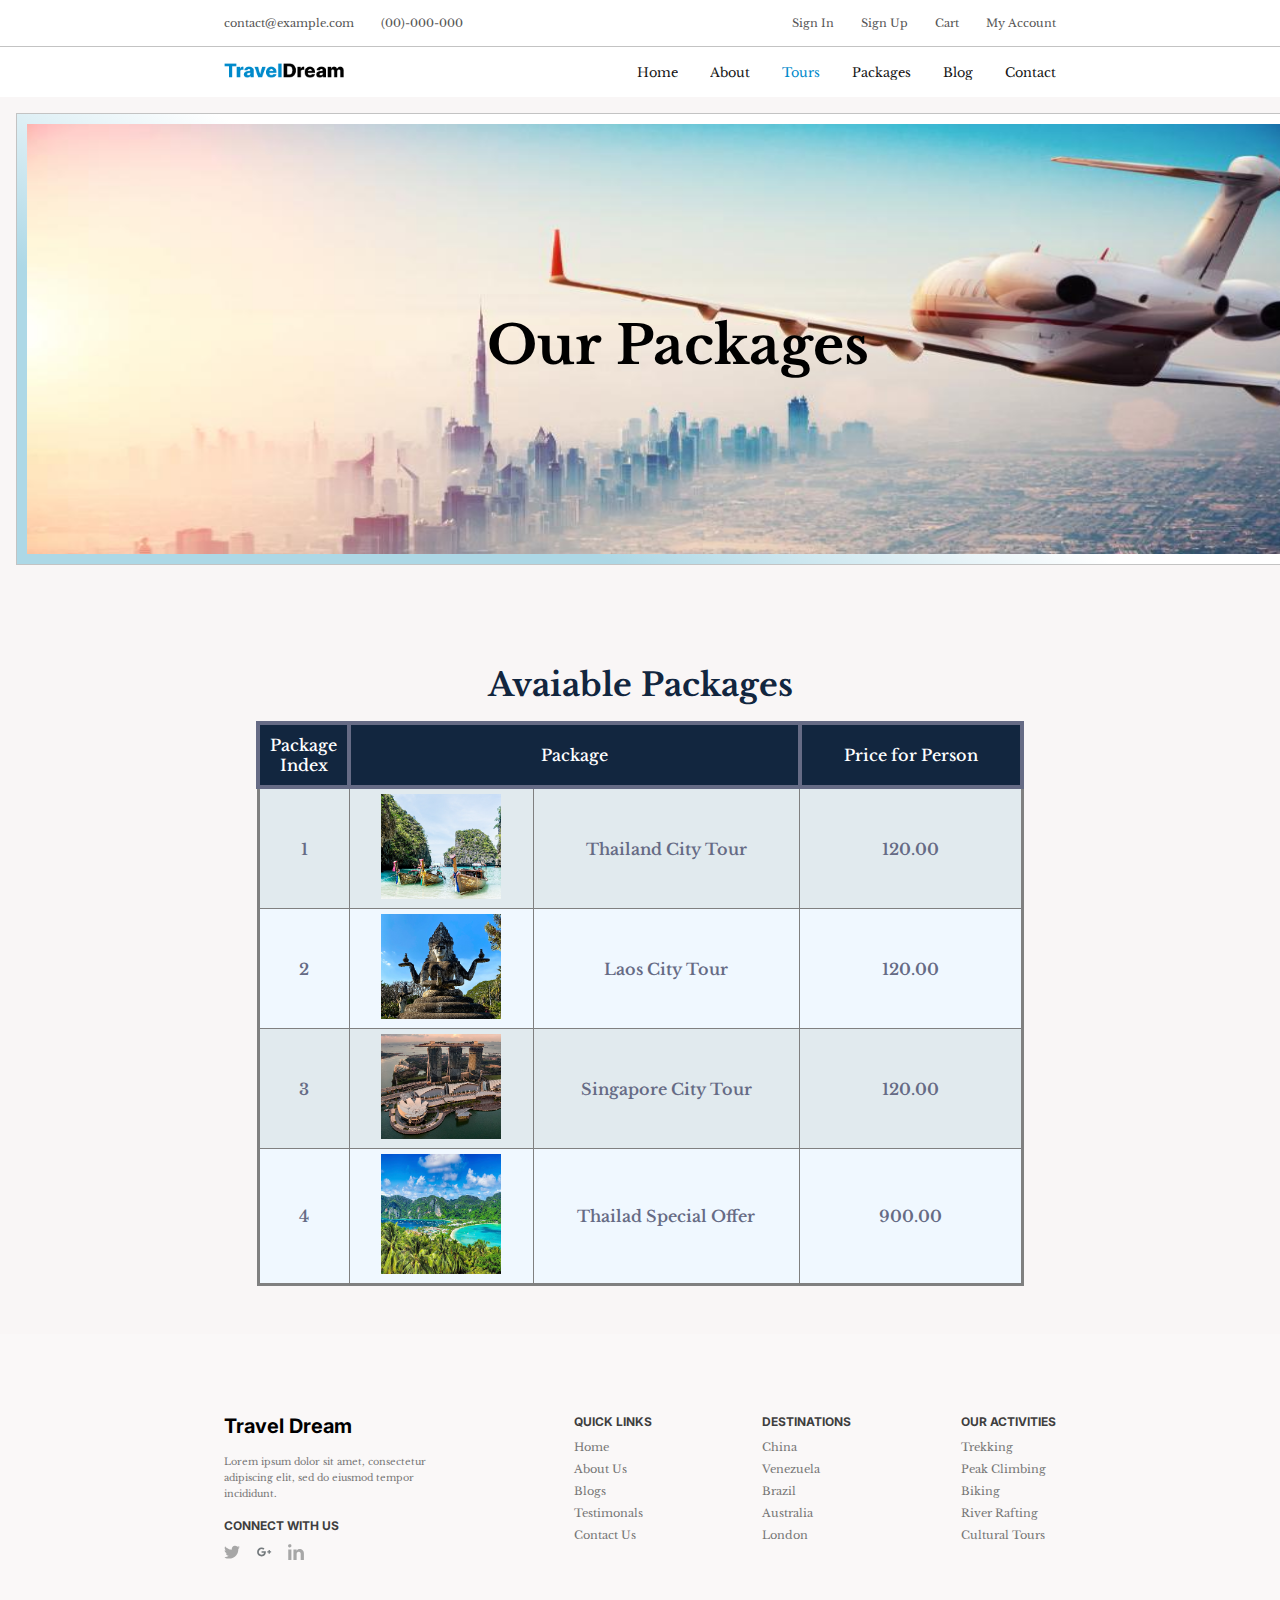
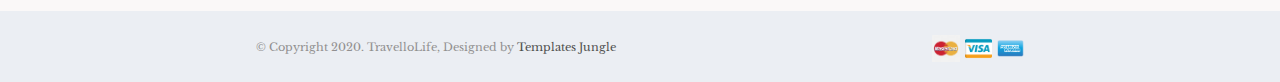
<file: bookNow.html>
<!DOCTYPE html>
<html lang="en">

<head>
  <meta charset="UTF-8" />
  <meta http-equiv="X-UA-Compatible" content="IE=edge" />
  <meta name="viewport" content="width=device-width, initial-scale=1.0" />
  <title>Book Now</title>
  <link
    href="https://fonts.googleapis.com/css2?family=Inter:wght@300;400;500;700;800&family=Libre+Baskerville:wght@400;700&display=swap"
    rel="stylesheet" />
  <link rel="stylesheet" href="style/style1.css" />
  <link href="style/bookNow.css" rel="stylesheet" />
  <script src="js/bookNowFunctions.js" type="text/JavaScript"></script>
  <style>
    canvas {
      border: 1px solid #c3c3c3;
      background-color: #c3c3c3;
    }

    .canvas-container {
      padding: 1rem;
      text-align: center;
      margin-bottom: 3rem;
    }

    .canvas-container h1 {
      font-size: 2rem;
      padding: 2rem;
    }
  </style>
</head>

<body>
  <header>
    <div class="top-nav row">
      <div class="container row">
        <div class="top-nav_left">
          <a href="mailto:contasct@example.com">contact@example.com</a>
          <a href="tel:000000">(00)-000-000</a>
        </div>
        <div id="topNavRight" class="top-nav_right">
          <a href="signIn.html">Sign In</a>
          <a href="signUp.html">Sign Up</a>
          <a href="cart.html">Cart</a>
          <a id="myAccount" href="myAccount.html">My Account</a>
        </div>
      </div>
    </div>
    <div class="main-nav">
      <div class="container row">
        <div class="nav-wrapper">
          <a href="index.html"><img class="logo" src="assets/images/logo.png" id="logo" alt="Travel Dream" /> </a>
          <input id="menu-toggle" type="checkbox" />
          <label class="menu-button-container" for="menu-toggle">
            <div class="menu-button"></div>
          </label>
          <ul class="menu">
            <li><a href="index.html">Home</a></li>
            <li><a href="aboutUs.html">About</a></li>
            <li><a href="tours.html" id="active">Tours</a></li>
            <li><a href="index.html#featured-packages">Packages</a></li>
            <li><a href="index.html#latest-blogs">Blog</a></li>
            <li><a href="contact.html">Contact</a></li>
          </ul>
        </div>
      </div>
    </div>
  </header>
  <main>
    <section class="canvas-container">
      <canvas id="canvas" width="1300" height="450" style="border: 1px solid #c3c3c3"></canvas>
      <script>
        var canvas = document.getElementById("canvas");
        context = canvas.getContext("2d");

        var grd = context.createLinearGradient(100, 200, 200, 0);
        grd.addColorStop(0, "lightblue");
        grd.addColorStop(1, "white");
        context.fillStyle = grd;
        context.fillRect(0, 0, 1300, 450);
        image1 = new Image();
        image1.src = "assets/images/bookkNoww.jpg";
        image1.onload = function () {
          context.drawImage(image1, 10, 10, 1280, 430);
          context.font = "bold 40pt  Libre Baskerville";
          context.fillStyle = "#000";
          context.fillText("Our Packages", 470, 250);
        };
      </script>
    </section>
    <section class="booking">
      <table class="avaiable-pacakges">
        <caption class="avaiable-packages-title">
          Avaiable Packages
        </caption>
        <thead>
          <th class="packageIndex">Package Index</th>
          <th colspan="2">Package</th>
          <th>Price for Person</th>
        </thead>
        <tbody>
          <script src="js/bookNow.js" type="text/JavaScript"></script>
        </tbody>
      </table>
    </section>
  </main>
  <footer>
    <div class="footer container">
      <div class="footer-container">
        <div class="footer-col">
          <h3>Travel Dream</h3>
          <p>
            Lorem ipsum dolor sit amet, consectetur adipiscing elit, sed do
            eiusmod tempor incididunt.
          </p>
          <h4>Connect with us</h4>
          <ul class="social-networks">
            <li>
              <a href="https://twitter.com/" target="_blank"><img src="assets/icons/twitter.svg"
                  alt="twitter icon" /></a>
            </li>
            <li>
              <a href="https://myaccount.google.com/" target="_blank"><img src="assets/icons/google-plus.svg"
                  alt="google-plus icon" /></a>
            </li>
            <li>
              <a href="https://www.linkedin.com/"><img src="assets/icons/linkedin.svg" target="_blank"
                  alt="linkedin icon" /></a>
            </li>
          </ul>
        </div>
        <div class="footer-col">
          <h4>Quick links</h4>
          <ul>
            <li><a href="index.html">Home</a></li>
            <li><a href="aboutUs.html">About Us</a></li>
            <li><a href="index.html">Blogs</a></li>
            <li><a href="index.html">Testimonals</a></li>
            <li><a href="contact.html">Contact Us</a></li>
          </ul>
        </div>
        <div class="footer-col">
          <h4>Destinations</h4>
          <ul>
            <li>China</li>
            <li>Venezuela</li>
            <li>Brazil</li>
            <li>Australia</li>
            <li>London</li>
          </ul>
        </div>
        <div class="footer-col">
          <h4>Our activities</h4>
          <ul>
            <li>Trekking</li>
            <li>Peak Climbing</li>
            <li>Biking</li>
            <li>River Rafting</li>
            <li>Cultural Tours</li>
          </ul>
        </div>
      </div>
    </div>
    <div class="bottom-details">
      <div class="bottom-container">
        <div class="bottom-text">
          <span>&copy; Copyright 2020. TravelloLife, Designed by
            <a href="https://themeforest.net/search/jungle" target="_blank">Templates Jungle</a></span>
        </div>
        <div class="bottom-cards">
          <img src="assets/images/master-card.png" alt="Master Card" />
          <img src="assets/images/visa.png" alt="Visa" />
          <img src="assets/images/american-express.png" alt="American Express" />
        </div>
      </div>
    </div>
  </footer>
</body>

</html>
</file>
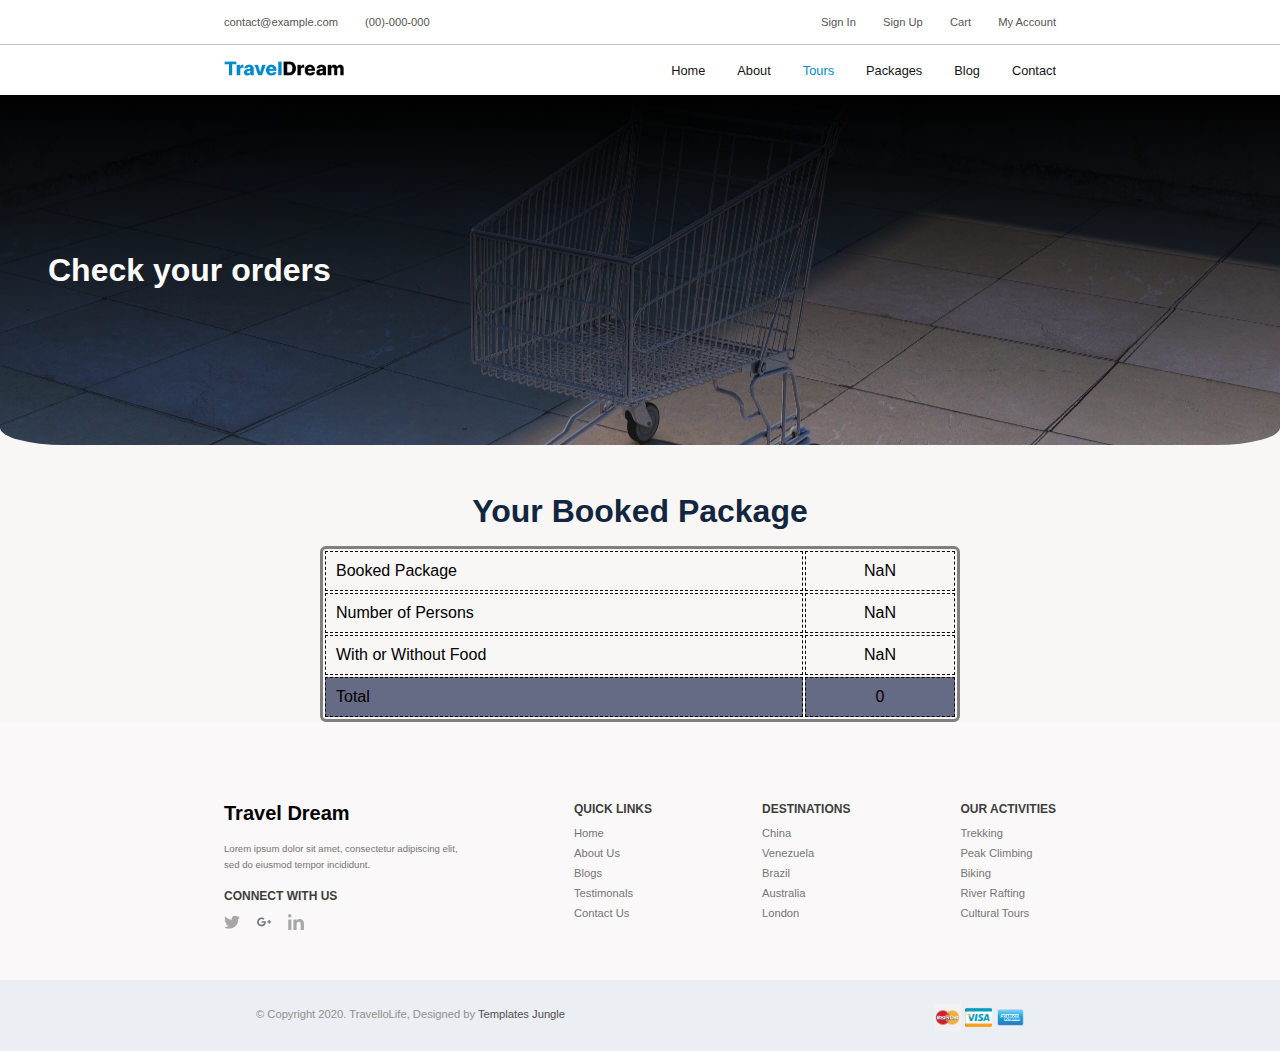
<file: cart.html>
<!DOCTYPE html>
<html lang="en">

<head>
  <meta charset="UTF-8" />
  <meta http-equiv="X-UA-Compatible" content="IE=edge" />
  <meta name="viewport" content="width=device-width, initial-scale=1.0" />
  <link href="style/bookNow.css" rel="stylesheet" />
  <link rel="stylesheet" href="style/style1.css">
  <title>Cart</title>
</head>

<body>
  <header>
    <div class="top-nav row">
      <div class="container row">
        <div class="top-nav_left">
          <a href="mailto:contasct@example.com">contact@example.com</a>
          <a href="tel:000000">(00)-000-000</a>
        </div>
        <div id="topNavRight" class="top-nav_right">
          <a href="signIn.html">Sign In</a>
          <a href="signUp.html">Sign Up</a>
          <a href="cart.html">Cart</a>
          <a id="myAccount" href="myAccount.html">My Account</a>
        </div>
      </div>
    </div>
    <div class="main-nav">
      <div class="container row">
        <div class="nav-wrapper">
          <a href="index.html"><img class="logo" src="assets/images/logo.png" id="logo" alt="Travel Dream" /> </a>
          <input id="menu-toggle" type="checkbox" />
          <label class="menu-button-container" for="menu-toggle">
            <div class="menu-button"></div>
          </label>
          <ul class="menu">
            <li><a href="index.html">Home</a></li>
            <li><a href="aboutUs.html">About</a></li>
            <li><a href="tours.html" id="active">Tours</a></li>
            <li><a href="index.html#featured-packages">Packages</a></li>
            <li><a href="index.html#latest-blogs">Blog</a></li>
            <li><a href="contact.html">Contact</a></li>
          </ul>
        </div>
      </div>
    </div>
  </header>
  <main class="cart">
    <div class="cart__banner">
      <h1>Check your orders</h1>
    </div>
    <table class="booked-package">
      <caption>
        Your Booked Package
      </caption>
      <tbody>
        <tr class="total">
          <td colspan="3">Booked Package</td>
          <td class="result">
            <script>
              document.write(localStorage.getItem("packageIndex"));
            </script>
          </td>
        </tr>
        <tr class="total">
          <td colspan="3">Number of Persons</td>
          <td class="result">
            <script>
              document.write(localStorage.getItem("numOfPersons"));
            </script>
          </td>
        </tr>
        <tr class="total">
          <td colspan="3">With or Without Food</td>
          <td class="result">
            <script>
              document.write(localStorage.getItem("withFood"));
            </script>
          </td>
        </tr>
        <tr class="total" id="all-total">
          <td colspan="3">Total</td>
          <td class="result">
            <script>
              document.write(localStorage.getItem("total"));
            </script>
          </td>
        </tr>
      </tbody>
    </table>
  </main>
  <footer>
    <div class="footer container">
      <div class="footer-container">
        <div class="footer-col">
          <h3>Travel Dream</h3>
          <p>
            Lorem ipsum dolor sit amet, consectetur adipiscing elit, sed do
            eiusmod tempor incididunt.
          </p>
          <h4>Connect with us</h4>
          <ul class="social-networks">
            <li>
              <a href="https://twitter.com/" target="_blank"><img src="assets/icons/twitter.svg"
                  alt="twitter icon" /></a>
            </li>
            <li>
              <a href="https://myaccount.google.com/" target="_blank"><img src="assets/icons/google-plus.svg"
                  alt="google-plus icon" /></a>
            </li>
            <li>
              <a href="https://www.linkedin.com/"><img src="assets/icons/linkedin.svg" target="_blank"
                  alt="linkedin icon" /></a>
            </li>
          </ul>
        </div>
        <div class="footer-col">
          <h4>Quick links</h4>
          <ul>
            <li><a href="index.html">Home</a></li>
            <li><a href="aboutUs.html">About Us</a></li>
            <li><a href="index.html">Blogs</a></li>
            <li><a href="index.html">Testimonals</a></li>
            <li><a href="contact.html">Contact Us</a></li>
          </ul>
        </div>
        <div class="footer-col">
          <h4>Destinations</h4>
          <ul>
            <li>China</li>
            <li>Venezuela</li>
            <li>Brazil</li>
            <li>Australia</li>
            <li>London</li>
          </ul>
        </div>
        <div class="footer-col">
          <h4>Our activities</h4>
          <ul>
            <li>Trekking</li>
            <li>Peak Climbing</li>
            <li>Biking</li>
            <li>River Rafting</li>
            <li>Cultural Tours</li>
          </ul>
        </div>
      </div>
    </div>
    <div class="bottom-details">
      <div class="bottom-container">
        <div class="bottom-text">
          <span>&copy; Copyright 2020. TravelloLife, Designed by
            <a href="https://themeforest.net/search/jungle" target="_blank">Templates Jungle</a></span>
        </div>
        <div class="bottom-cards">
          <img src="assets/images/master-card.png" alt="Master Card" />
          <img src="assets/images/visa.png" alt="Visa" />
          <img src="assets/images/american-express.png" alt="American Express" />
        </div>
      </div>
    </div>
  </footer>
</body>

</html>
</file>
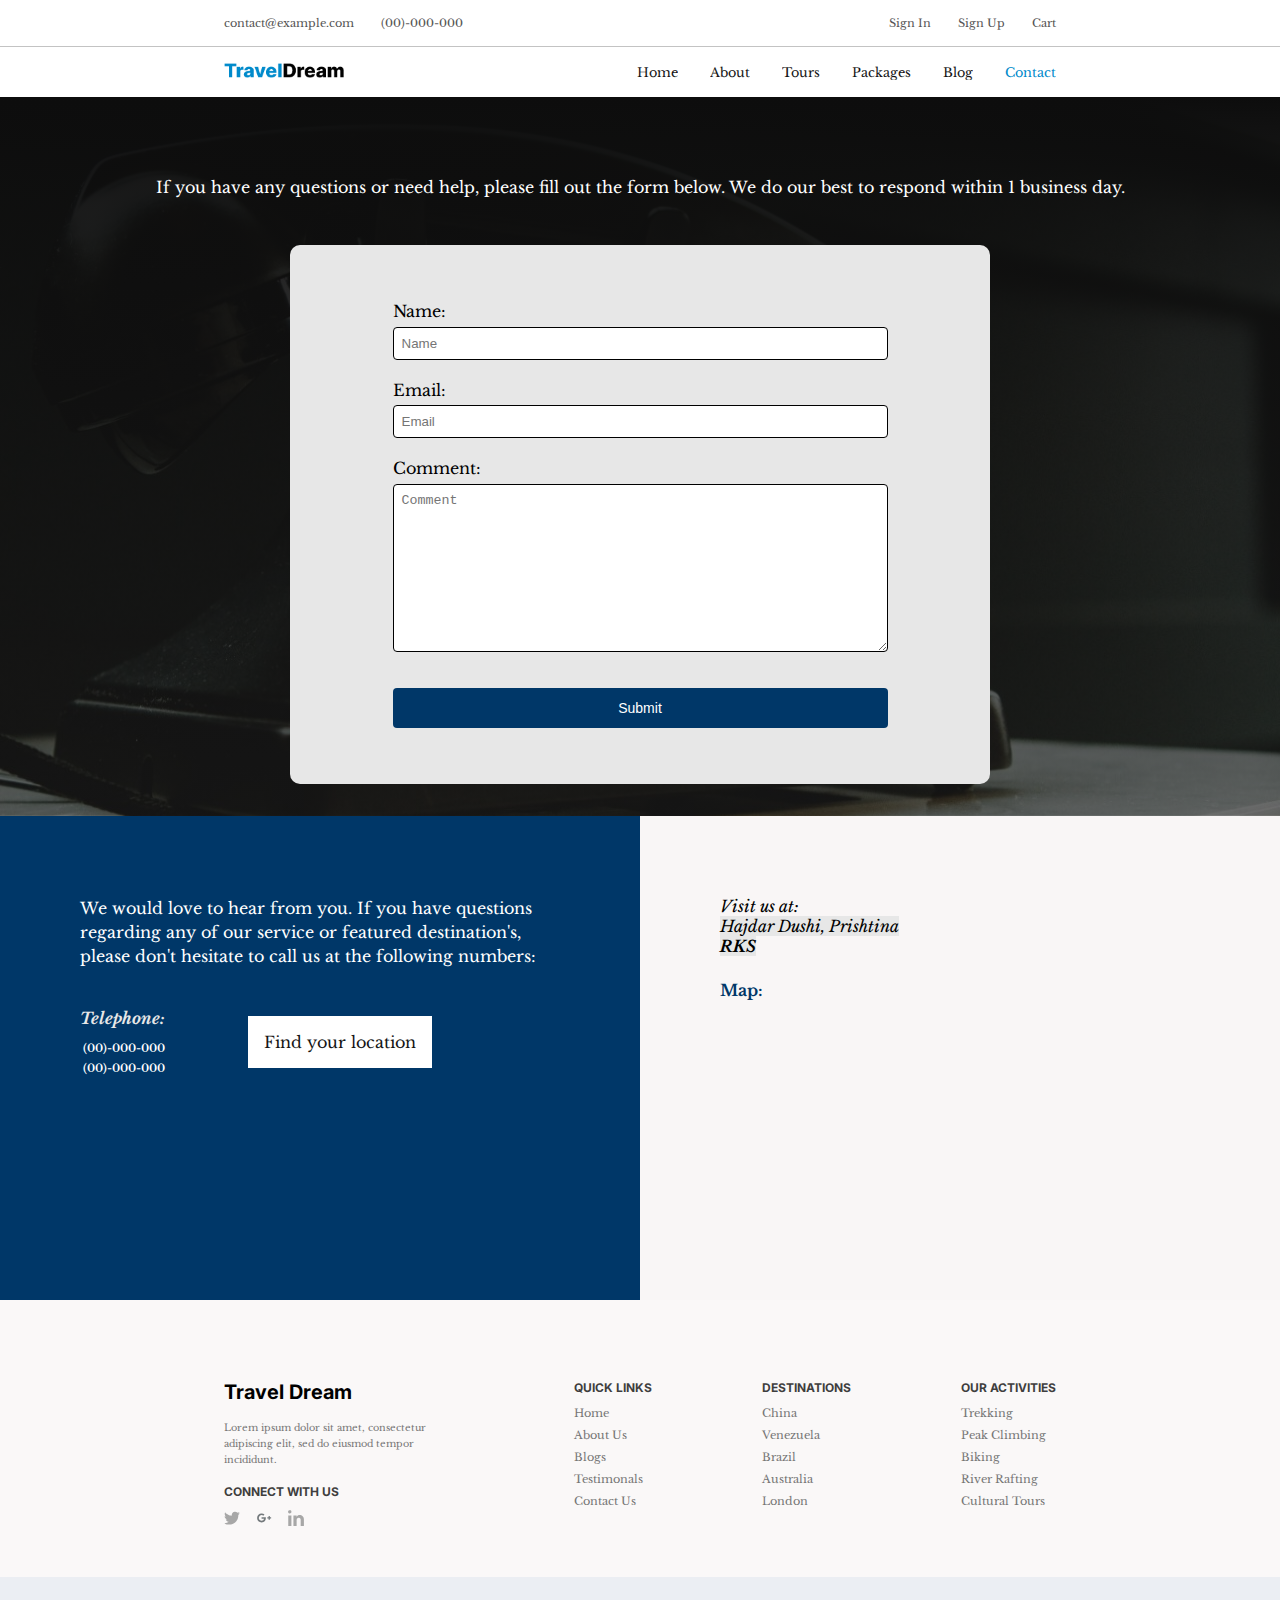
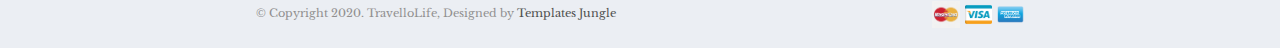
<file: contact.html>
<!DOCTYPE html>
<html lang="en">

<head>
  <meta charset="UTF-8" />
  <meta http-equiv="X-UA-Compatible" content="IE=edge" />
  <meta name="viewport" content="width=device-width, initial-scale=1.0" />
  <link
    href="https://fonts.googleapis.com/css2?family=Inter:wght@300;400;500;700;800&family=Libre+Baskerville:wght@400;700&display=swap"
    rel="stylesheet" />
  <link rel="stylesheet" href="style/style1.css" />
  <link rel="stylesheet" href="style/contact.css" />
  <title>Contact</title>
</head>

<body>
  <header>
    <div class="top-nav row">
      <div class="container row">
        <div class="top-nav_left">
          <a href="mailto:contasct@example.com">contact@example.com</a>
          <a href="tel:000000">(00)-000-000</a>
        </div>
        <div id="topNavRight" class="top-nav_right">
          <a href="signIn.html">Sign In</a>
          <a href="signUp.html">Sign Up</a>
          <a href="cart.html">Cart</a>
          <a id="myAccount" href="myAccount.html">My Account</a>
        </div>
      </div>
    </div>
    <div class="main-nav">
      <div class="container row">
        <div class="nav-wrapper">
          <a href="index.html"><img class="logo" src="assets/images/logo.png" id="logo" alt="Travel Dream" /> </a>
          <input id="menu-toggle" type="checkbox" />
          <label class="menu-button-container" for="menu-toggle">
            <div class="menu-button"></div>
          </label>
          <ul class="menu">
            <li><a href="index.html">Home</a></li>
            <li><a href="aboutUs.html">About</a></li>
            <li><a href="tours.html">Tours</a></li>
            <li><a href="index.html#featured-packages">Packages</a></li>
            <li><a href="index.html#latest-blogs">Blog</a></li>
            <li><a href="contact.html" id="active">Contact</a></li>
          </ul>
        </div>
      </div>
    </div>
  </header>
  <main>
    <section class="contact-container">
      <audio autoplay>
        <source src="assets/audio/helpyou.mp3" type="audio/ogg">
      </audio>
      <div class="contact_text">
        <p>
          If you have any questions or need help, please fill out the form below.
          We do our best to respond within 1 business day.
        </p>
      </div>
      <div class="contact">
        <form class="contact__form" id="form">
          <div class="contact__inputGroup">
            <label>Name:</label>
            <br>
            <input type="text" placeholder="Name" id="name">
            <span id="nameErrorMessage" class="errors"></span>
          </div>
          <div class="contact__inputGroup">
            <label>Email:</label>
            <br />
            <input type="email" placeholder="Email" id="email" />
            <span id="emailErrorMessage" class="errors"></span>
          </div>
          <div class="contact__inputGroup">
            <label>Comment:</label>
            <br />
            <textarea placeholder="Comment" id="comment" cols="20" rows="10"></textarea>
            <span id="commentErrorMessage" class="errors"></span>
          </div>
          <span id="successfulMessage" class="successfulMessage"></span>
          <input type="submit" />
        </form>
      </div>
    </section>
    <section class="address-container">
      <div class="our-address">
        <div class="address-description">
          <p>
            We would love to hear from you. If you have questions regarding any of our service
            or featured destination&apos;s, please don&apos;t hesitate to call us at the following numbers:
          </p>
        </div>
        <div class="address-description_phone">
          <div class="telephone">
            <h4 class="tel-number"><em>Telephone:</em></h4>
            <a href="#" class="number">(00)-000-000</a> <br>
            <a href="#" class="number">(00)-000-000</a>
          </div>
          <div class="find-location">
            <a href="geoLocation.html">Find your location</a>
          </div>
        </div>
      </div>
      <div class="contact-link">
        <div class="contact-address">
          <address>
            Visit us at:<br>
            <mark>Hajdar Dushi, Prishtina</mark><br>
            <mark><strong><abbr title="Republika e Kosoves">RKS</abbr></strong></mark>
          </address>
        </div>
        <div class="contact-map">
          <p class="map-title">Map:</p>
          <iframe
            src="https://maps.google.com/maps?q=42.6620%C2%B0%20N,%2021.1622%C2%B0%20E&t=&z=13&ie=UTF8&iwloc=&output=embed"
            width="400" height="200" frameborder="0" style="border:0;" allowfullscreen="" aria-hidden="false"
            tabindex="0">
          </iframe>
        </div>
      </div>
    </section>
  </main>
  <footer>
    <div class="footer container">
      <div class="footer-container">
        <div class="footer-col">
          <h3>Travel Dream</h3>
          <p>
            Lorem ipsum dolor sit amet, consectetur adipiscing elit, sed do
            eiusmod tempor incididunt.
          </p>
          <h4>Connect with us</h4>
          <ul class="social-networks">
            <li>
              <a href="https://twitter.com/" target="_blank"><img src="assets/icons/twitter.svg"
                  alt="twitter icon" /></a>
            </li>
            <li>
              <a href="https://myaccount.google.com/" target="_blank"><img src="assets/icons/google-plus.svg"
                  alt="google-plus icon" /></a>
            </li>
            <li>
              <a href="https://www.linkedin.com/"><img src="assets/icons/linkedin.svg" target="_blank"
                  alt="linkedin icon" /></a>
            </li>
          </ul>
        </div>
        <div class="footer-col">
          <h4>Quick links</h4>
          <ul>
            <li><a href="index.html">Home</a></li>
            <li><a href="aboutUs.html">About Us</a></li>
            <li><a href="index.html">Blogs</a></li>
            <li><a href="index.html">Testimonals</a></li>
            <li><a href="contact.html">Contact Us</a></li>
          </ul>
        </div>
        <div class="footer-col">
          <h4>Destinations</h4>
          <ul>
            <li>China</li>
            <li>Venezuela</li>
            <li>Brazil</li>
            <li>Australia</li>
            <li>London</li>
          </ul>
        </div>
        <div class="footer-col">
          <h4>Our activities</h4>
          <ul>
            <li>Trekking</li>
            <li>Peak Climbing</li>
            <li>Biking</li>
            <li>River Rafting</li>
            <li>Cultural Tours</li>
          </ul>
        </div>
      </div>
    </div>
    <div class="bottom-details">
      <div class="bottom-container">
        <div class="bottom-text">
          <span>&copy; Copyright 2020. TravelloLife, Designed by
            <a href="https://themeforest.net/search/jungle" target="_blank">Templates Jungle</a></span>
        </div>
        <div class="bottom-cards">
          <img src="assets/images/master-card.png" alt="Master Card" />
          <img src="assets/images/visa.png" alt="Visa" />
          <img src="assets/images/american-express.png" alt="American Express" />
        </div>
      </div>
    </div>
  </footer>

  <script>
    const nameInput = document.getElementById("name");
    const emailInput = document.getElementById("email");
    const commentInput = document.getElementById("comment");
    const nameErrorMessage = document.getElementById("nameErrorMessage");
    const emailErrorMessage = document.getElementById("emailErrorMessage");
    const commentErrorMessage = document.getElementById(
      "commentErrorMessage"
    );
    const successfulMessage = document.getElementById("successfulMessage");

    document.getElementById("form").addEventListener("submit", (event) => {
      try {
        let errors = {
          name: "",
          email: "",
          comment: "",
        };

        event.preventDefault();

        if (nameInput.value.length === 0) {
          errors = {
            ...errors,
            name: "Name is required!",
          };
        }

        if (emailInput.value.length === 0) {
          errors = {
            ...errors,
            email: "Email is required!",
          };
        }

        if (commentInput.value.length === 0) {
          errors = {
            ...errors,
            comment: "Comment is required!",
          };
        }

        if (errors.email || errors.comment) {
          throw errors;
        } else {
          successfulMessage.textContent =
            "Thank you for contacting us! We will answer as soon as possible.";

          nameErrorMessage.textContent = "";
          emailErrorMessage.textContent = "";
          commentErrorMessage.textContent = "";
        }
      } catch (errors) {
        nameErrorMessage.textContent = errors.name;
        emailErrorMessage.textContent = errors.email;
        commentErrorMessage.textContent = errors.comment;
      }
    });
  </script>

  <script src="https://code.jquery.com/jquery-3.5.0.js"></script>
  <script src="https://ajax.googleapis.com/ajax/libs/jquery/3.6.1/jquery.min.js"></script>
  <script>
    const topNavRight = document.getElementById("topNavRight");
    const myAccount = document.getElementById("myAccount");
    const element = document.createElement("a");
    element.setAttribute("id", "logout");
    let login = localStorage.getItem("login");

    if (login) {
      element.textContent = "Logout";
      element.setAttribute("href", "signIn.html");
      topNavRight.appendChild(element);
      myAccount.style.display = "inline";
      $("#myAccount").show();

    } else {
      $("#myAccount").hide();
    }

    $("#logout").click(function () {
      localStorage.setItem("login", "");
    });
  </script>
</body>

</html>
</file>
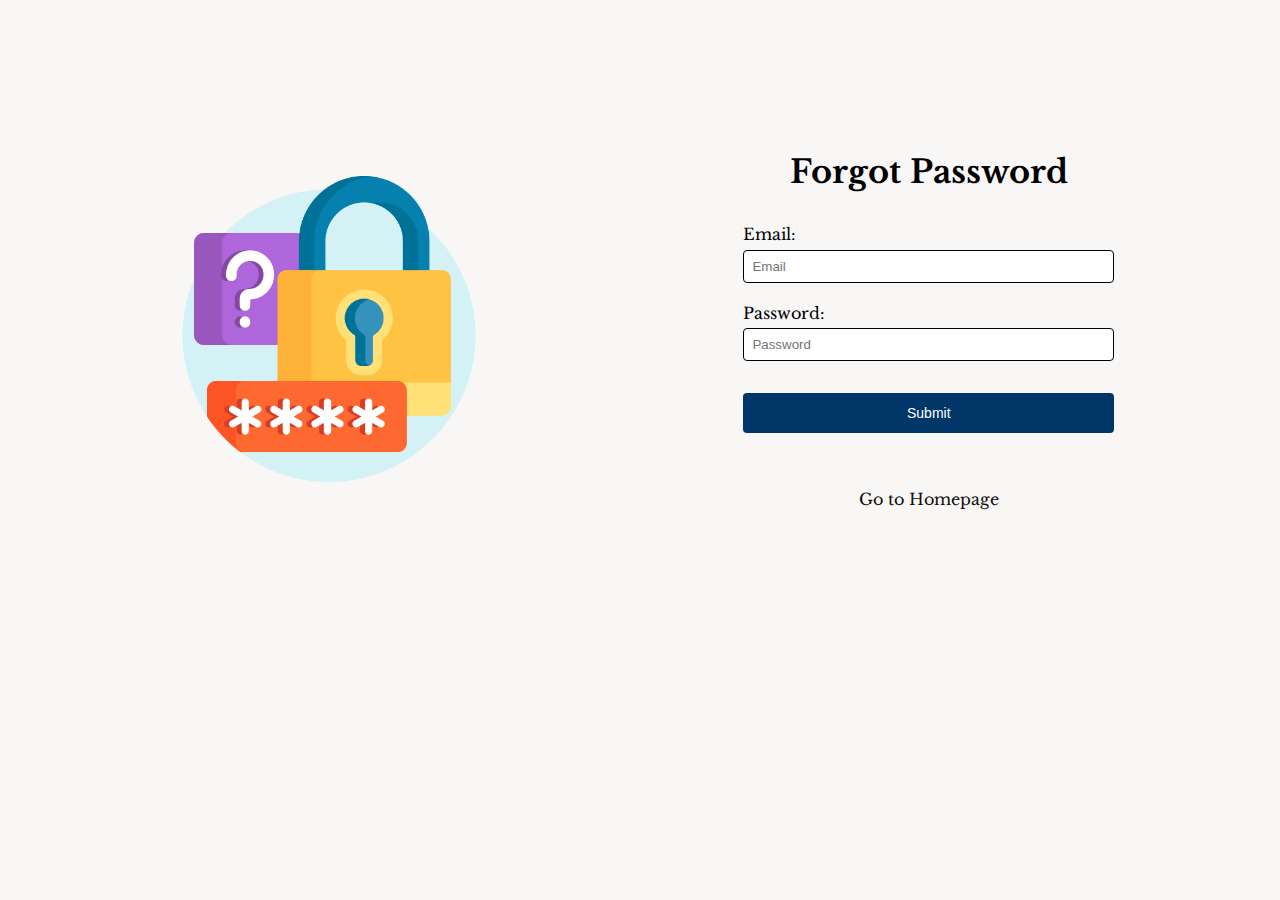
<file: forgotPassword.html>
<!DOCTYPE html>
<html lang="en">

<head>
  <meta charset="UTF-8" />
  <meta http-equiv="X-UA-Compatible" content="IE=edge" />
  <meta name="viewport" content="width=device-width, initial-scale=1.0" />
  <link
    href="https://fonts.googleapis.com/css2?family=Inter:wght@300;400;500;700;800&family=Libre+Baskerville:wght@400;700&display=swap"
    rel="stylesheet" />
  <link rel="stylesheet" href="style/access.css" />
  <title>Forgot Password</title>
</head>

<body>
  <main>
    <div class="flex-col forgotImage">
      <img src="assets/images/forgotPassword.png" alt="forgotPasswordImage" width="100%" />
    </div>
    <div class="flex-col forgotPassword_form">
      <div class="access">
        <h1 class="access__title">Forgot Password</h1>
        <form class="access__form" id="form">
          <div class="access__inputGroup">
            <label>Email:</label>
            <br />
            <input type="email" placeholder="Email" id="email" />
            <span id="emailErrorMessage" class="errors"></span>
          </div>
          <div class="access__inputGroup">
            <label>Password:</label>
            <br />
            <input type="password" placeholder="Password" id="password" />
            <span id="passwordErrorMessage" class="errors"></span>
          </div>
          <span id="successfulMessage" class="successfulMessage"></span>
          <input type="submit" />
        </form>
      </div>
      <div class="homePage">
        <a class="access__linkToHomepage" href="index.html" style="color: rgb(15, 14, 14); margin-top: 0.5rem">
          Go to Homepage</a>
      </div>
    </div>

  </main>

  <script>
    const emailInput = document.getElementById("email");
    const passwordInput = document.getElementById("password");
    const emailErrorMessage = document.getElementById("emailErrorMessage");
    const passwordErrorMessage = document.getElementById(
      "passwordErrorMessage"
    );
    const successfulMessage = document.getElementById("successfulMessage");

    document.getElementById("form").addEventListener("submit", (event) => {
      try {
        let errors = {
          email: "",
          password: "",
        };

        let userEmail = localStorage.getItem("email");
        let userPassword = localStorage.getItem("password");

        event.preventDefault();

        if (emailInput.value !== userEmail) {
          errors = {
            ...errors,
            email:
              "This email doesn't exist! Please write the correct email address",
          };
        }

        if (passwordInput.value === userPassword) {
          errors = {
            ...errors,
            password:
              "This is your current password! Please write a new password!",
          };
        }

        if (emailInput.value.length === 0) {
          errors = {
            ...errors,
            email: "Email is required!",
          };
        }

        if (passwordInput.value.length === 0) {
          errors = {
            ...errors,
            password: "Password is required!",
          };
        }

        if (errors.email || errors.password) {
          throw errors;
        } else {
          successfulMessage.innerHTML =
            "You have successfully changed your password. Go to <a href='signIn.html'>Sign In</a>";

          emailErrorMessage.textContent = "";
          passwordErrorMessage.textContent = "";

          localStorage.setItem("password", passwordInput.value);
        }
      } catch (errors) {
        emailErrorMessage.textContent = errors.email;
        passwordErrorMessage.textContent = errors.password;
      }
    });
  </script>
</body>

</html>
</file>
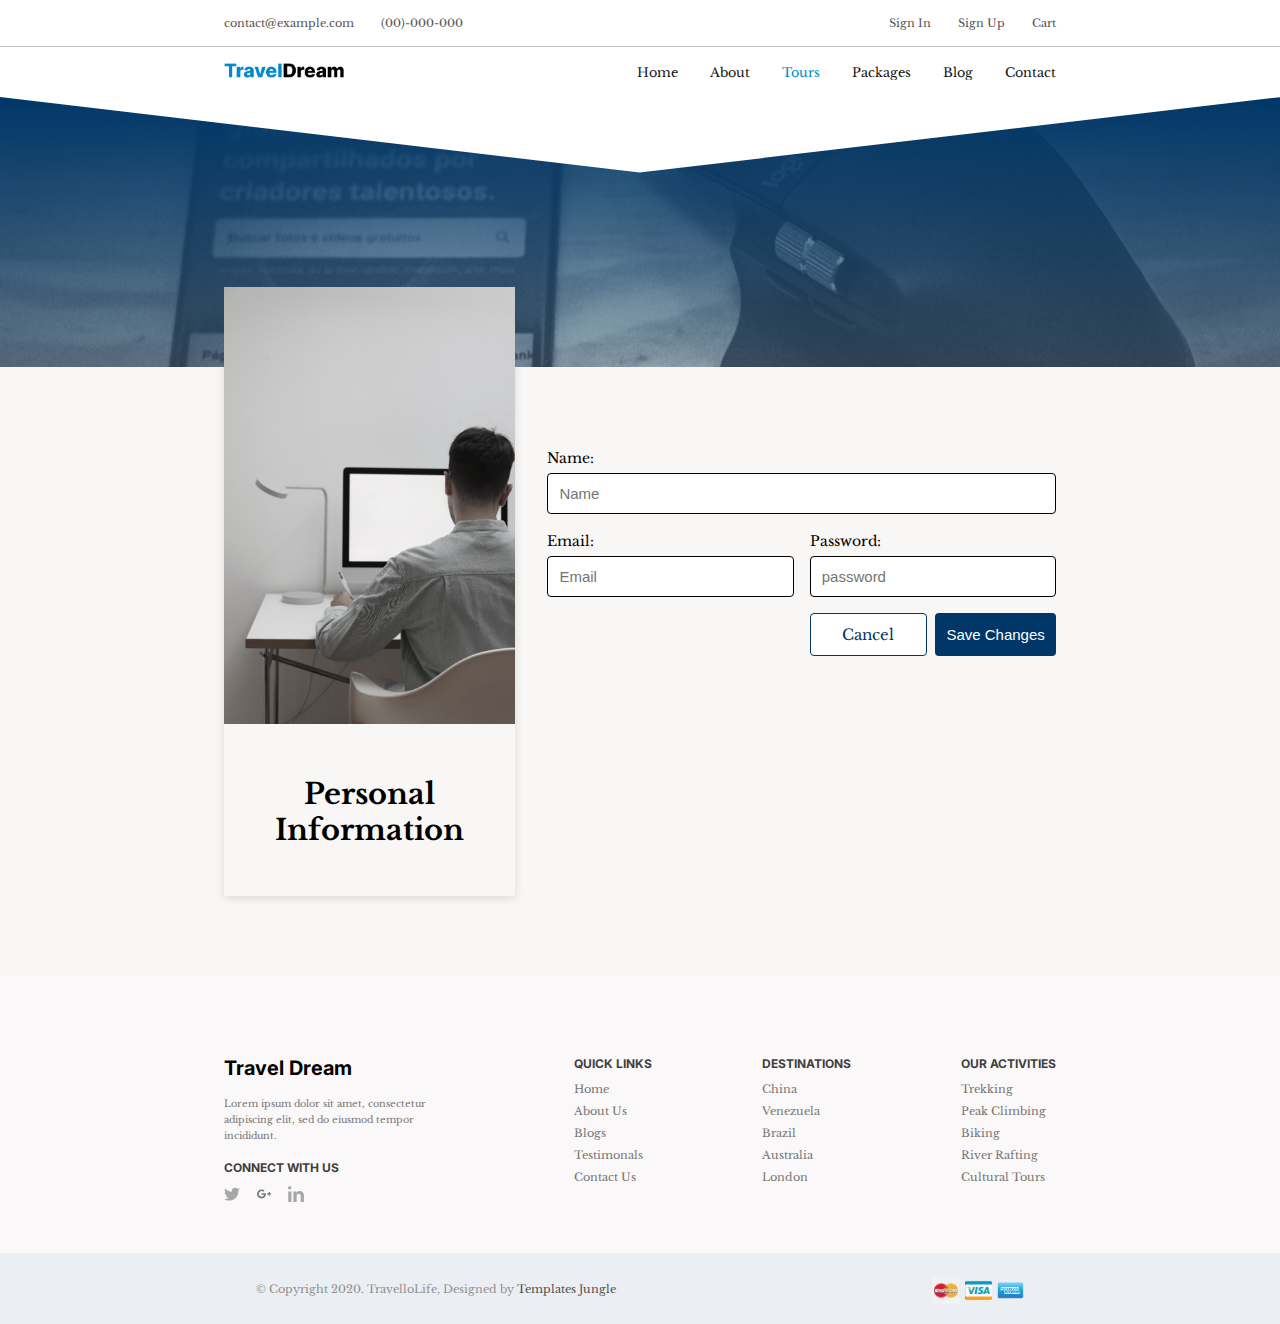
<file: myAccount.html>
<!DOCTYPE html>
<html lang="en">

<head>
  <meta charset="UTF-8" />
  <meta http-equiv="X-UA-Compatible" content="IE=edge" />
  <meta name="viewport" content="width=device-width, initial-scale=1.0" />
  <link rel="stylesheet" href="style/style1.css" />
  <link rel="stylesheet" href="style/myAccount.css" />
  <link
    href="https://fonts.googleapis.com/css2?family=Inter:wght@300;400;500;700;800&family=Libre+Baskerville:wght@400;700&display=swap"
    rel="stylesheet" />
  <title>Document</title>
</head>

<body>
  <header>
    <div class="top-nav row">
      <div class="container row">
        <div class="top-nav_left">
          <a href="mailto:contasct@example.com">contact@example.com</a>
          <a href="tel:000000">(00)-000-000</a>
        </div>
        <div id="topNavRight" class="top-nav_right">
          <a href="signIn.html">Sign In</a>
          <a href="signUp.html">Sign Up</a>
          <a href="cart.html">Cart</a>
          <a id="myAccount" href="myAccount.html">My Account</a>
        </div>
      </div>
    </div>
    <div class="main-nav">
      <div class="container row">
        <div class="nav-wrapper">
          <a href="index.html"><img class="logo" src="assets/images/logo.png" id="logo" alt="Travel Dream" /> </a>
          <input id="menu-toggle" type="checkbox" />
          <label class="menu-button-container" for="menu-toggle">
            <div class="menu-button"></div>
          </label>
          <ul class="menu">
            <li><a href="index.html">Home</a></li>
            <li><a href="aboutUs.html">About</a></li>
            <li><a href="tours.html" id="active">Tours</a></li>
            <li><a href="index.html#featured-packages">Packages</a></li>
            <li><a href="index.html#latest-blogs">Blog</a></li>
            <li><a href="contact.html">Contact</a></li>
          </ul>
        </div>
      </div>
    </div>
  </header>
  <main class="myAccount">
    <div class="myAccount__banner">
      <div class="container">
        <div class="custom-shape-divider-top-1672500804">
          <svg data-name="Layer 1" xmlns="http://www.w3.org/2000/svg" viewBox="0 0 1200 120" preserveAspectRatio="none">
            <path d="M1200 0L0 0 598.97 114.72 1200 0z" class="shape-fill"></path>
          </svg>
        </div>
      </div>
    </div>
    <section class="myAccount__info container">
      <div class="myAccount__Card slide-top">
        <div class="myAccount__Card-image">
          <img src="assets/images/myAccount.jpeg" alt="My account" />
        </div>
        <div class="myAccount__Card-title">
          <h1>Personal Information</h1>
        </div>
      </div>
      <div class="myAccount__form-wrapper">
        <form class="myAccount__form" id="form">
          <div class="myAccount__inputGroup">
            <label>Name:</label>
            <br />
            <input type="text" placeholder="Name" id="name" />
            <span id="nameErrorMessage" class="errors"></span>
          </div>
          <div class="myAccount__inputGroup">
            <label>Email:</label>
            <br />
            <input type="email" placeholder="Email" id="email" />
            <span id="emailErrorMessage" class="errors"></span>
          </div>
          <div class="myAccount__inputGroup">
            <label>Password:</label>
            <br />
            <input type="password" placeholder="password" id="password" />
            <span id="passwordErrorMessage" class="errors"></span>
          </div>
          <div class="myAccount__inputGroup">
            <a href="index.html" class="myAccount__cancel">Cancel</a>
            <input type="submit" value="Save Changes" />
          </div>
        </form>
        <span id="successfulMessage" class="successfulMessage"></span>
      </div>
    </section>
  </main>
  <footer>
    <div class="footer container">
      <div class="footer-container">
        <div class="footer-col">
          <h3>Travel Dream</h3>
          <p>
            Lorem ipsum dolor sit amet, consectetur adipiscing elit, sed do
            eiusmod tempor incididunt.
          </p>
          <h4>Connect with us</h4>
          <ul class="social-networks">
            <li>
              <a href="https://twitter.com/" target="_blank"><img src="assets/icons/twitter.svg"
                  alt="twitter icon" /></a>
            </li>
            <li>
              <a href="https://myaccount.google.com/" target="_blank"><img src="assets/icons/google-plus.svg"
                  alt="google-plus icon" /></a>
            </li>
            <li>
              <a href="https://www.linkedin.com/"><img src="assets/icons/linkedin.svg" target="_blank"
                  alt="linkedin icon" /></a>
            </li>
          </ul>
        </div>
        <div class="footer-col">
          <h4>Quick links</h4>
          <ul>
            <li><a href="index.html">Home</a></li>
            <li><a href="aboutUs.html">About Us</a></li>
            <li><a href="index.html">Blogs</a></li>
            <li><a href="index.html">Testimonals</a></li>
            <li><a href="contact.html">Contact Us</a></li>
          </ul>
        </div>
        <div class="footer-col">
          <h4>Destinations</h4>
          <ul>
            <li>China</li>
            <li>Venezuela</li>
            <li>Brazil</li>
            <li>Australia</li>
            <li>London</li>
          </ul>
        </div>
        <div class="footer-col">
          <h4>Our activities</h4>
          <ul>
            <li>Trekking</li>
            <li>Peak Climbing</li>
            <li>Biking</li>
            <li>River Rafting</li>
            <li>Cultural Tours</li>
          </ul>
        </div>
      </div>
    </div>
    <div class="bottom-details">
      <div class="bottom-container">
        <div class="bottom-text">
          <span>&copy; Copyright 2020. TravelloLife, Designed by
            <a href="https://themeforest.net/search/jungle" target="_blank">Templates Jungle</a></span>
        </div>
        <div class="bottom-cards">
          <img src="assets/images/master-card.png" alt="Master Card" />
          <img src="assets/images/visa.png" alt="Visa" />
          <img src="assets/images/american-express.png" alt="American Express" />
        </div>
      </div>
    </div>
  </footer>

  <script>
    const nameInput = document.getElementById("name");
    const emailInput = document.getElementById("email");
    const passwordInput = document.getElementById("password");

    const emailErrorMessage = document.getElementById("emailErrorMessage");
    const passwordErrorMessage = document.getElementById(
      "passwordErrorMessage"
    );
    const nameErrorMessage = document.getElementById("nameErrorMessage");
    const successfulMessage = document.getElementById("successfulMessage");

    let userName = localStorage.getItem("name");
    let userEmail = localStorage.getItem("email");
    let userPassword = localStorage.getItem("password");

    nameInput.value = userName;
    emailInput.value = userEmail;
    passwordInput.value = userPassword;

    document.getElementById("form").addEventListener("submit", (event) => {
      try {
        let errors = {
          email: "",
          password: "",
          name: "",
        };
        event.preventDefault();

        if (emailInput.value.length === 0) {
          errors = {
            ...errors,
            email: "Email is required!",
          };
        }

        if (passwordInput.value.length === 0) {
          errors = {
            ...errors,
            password: "Password is required!",
          };
        }

        if (nameInput.value.length === 0) {
          errors = {
            ...errors,
            name: "Name is required!",
          };
        }

        if (errors.email || errors.password || errors.name) {
          throw errors;
        } else {
          successfulMessage.textContent =
            "You have successfully updated your settings!";
          setTimeout(() => {
            successfulMessage.textContent = "";
          }, 5000);

          emailErrorMessage.textContent = "";
          passwordErrorMessage.textContent = "";
          nameErrorMessage.textContent = "";

          localStorage.setItem("name", nameInput.value);
          localStorage.setItem("email", emailInput.value);
          localStorage.setItem("password", passwordInput.value);
        }
      } catch (errors) {
        console.log("errors", errors);
        emailErrorMessage.textContent = errors.email;
        passwordErrorMessage.textContent = errors.password;
        nameErrorMessage.textContent = errors.name;
      }
    });
  </script>

  <script src="https://code.jquery.com/jquery-3.5.0.js"></script>
  <script src="https://ajax.googleapis.com/ajax/libs/jquery/3.6.1/jquery.min.js"></script>
  <script>
    const topNavRight = document.getElementById("topNavRight");
    const myAccount = document.getElementById("myAccount");
    const element = document.createElement("a");
    element.setAttribute("id", "logout");
    let login = localStorage.getItem("login");

    if (login) {
      element.textContent = "Logout";
      element.setAttribute("href", "signIn.html");
      topNavRight.appendChild(element);
      myAccount.style.display = "inline";
      $("#myAccount").show();

    } else {
      $("#myAccount").hide();
    }

    $("#logout").click(function () {
      localStorage.setItem("login", "");
    });
  </script>
</body>

</html>
</file>
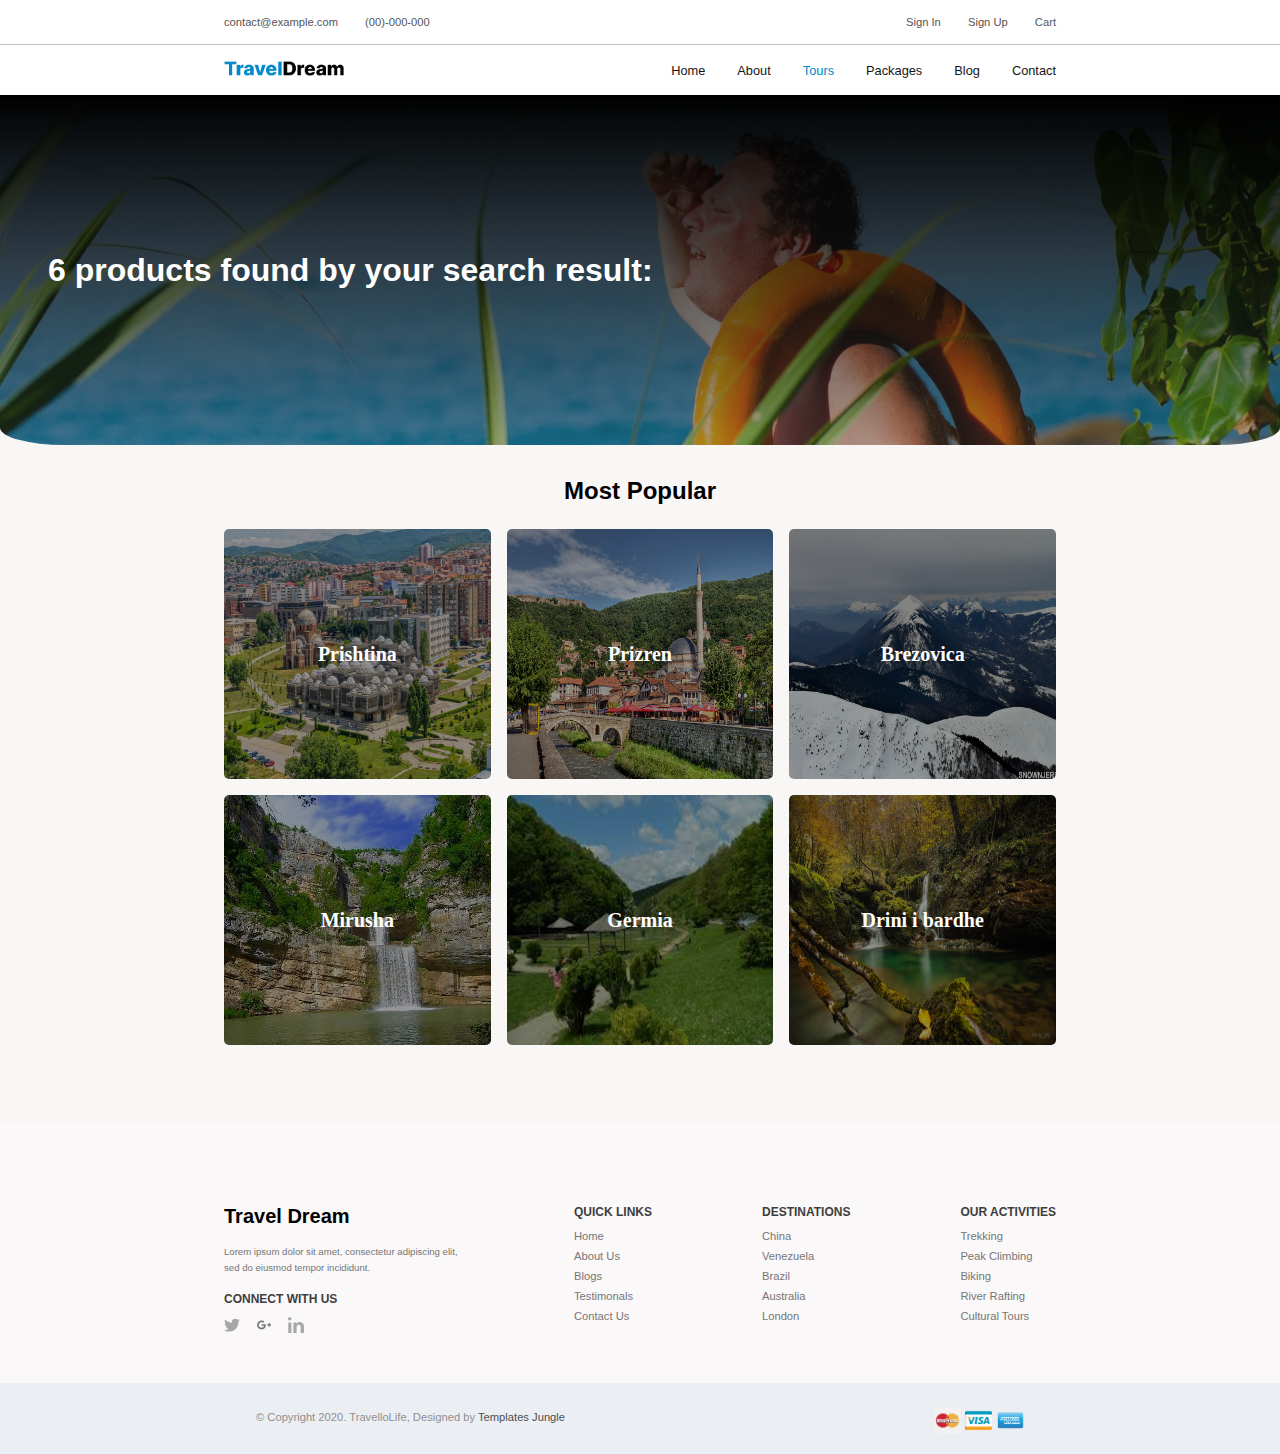
<file: search.html>
<!DOCTYPE html>
<html lang="en">

<head>
  <meta charset="UTF-8" />
  <meta http-equiv="X-UA-Compatible" content="IE=edge" />
  <meta name="viewport" content="width=device-width, initial-scale=1.0" />
  <link rel="stylesheet" href="style/search.css" />
  <link rel="stylesheet" href="style/style1.css">
  <link rel="stylesheet" href="style/tours.css">
  <title>Search</title>
</head>

<body>
  <header>
    <div class="top-nav row">
      <div class="container row">
        <div class="top-nav_left">
          <a href="mailto:contasct@example.com">contact@example.com</a>
          <a href="tel:000000">(00)-000-000</a>
        </div>
        <div id="topNavRight" class="top-nav_right">
          <a href="signIn.html">Sign In</a>
          <a href="signUp.html">Sign Up</a>
          <a href="cart.html">Cart</a>
          <a id="myAccount" href="myAccount.html">My Account</a>
        </div>
      </div>
    </div>
    <div class="main-nav">
      <div class="container row">
        <div class="nav-wrapper">
          <a href="index.html"><img class="logo" src="assets/images/logo.png" id="logo" alt="Travel Dream" /> </a>
          <input id="menu-toggle" type="checkbox" />
          <label class="menu-button-container" for="menu-toggle">
            <div class="menu-button"></div>
          </label>
          <ul class="menu">
            <li><a href="index.html">Home</a></li>
            <li><a href="aboutUs.html">About</a></li>
            <li><a href="tours.html" id="active">Tours</a></li>
            <li><a href="index.html#featured-packages">Packages</a></li>
            <li><a href="index.html#latest-blogs">Blog</a></li>
            <li><a href="contact.html">Contact</a></li>
          </ul>
        </div>
      </div>
    </div>
  </header>
  <main class="search">
    <div class="search__banner">
      <h1>6 products found by your search result:</h1>
    </div>

    <section style="margin-top: 2rem;" class="most-popular">
      <div class="container">
        <h2 class="section-title tour-title">Most Popular</h2>
        <div class="grid local-recommendations__images">
          <div class="tour">
            <span>Prishtina</span>
            <img src="assets/images/prishtina.jpg" alt="Prishtina" />
          </div>
          <div class="tour">
            <span>Prizren</span>
            <img src="assets/images/prizren.jpg" alt="Prizren" />
          </div>
          <div class="tour">
            <span>Brezovica</span>
            <img src="assets/images/brezovica.jpg" alt="Brezovica" />
          </div>
          <div class="tour">
            <span>Mirusha</span>
            <img src="assets/images/mirusha.jpg" alt="Mirusha" />
          </div>
          <div class="tour">
            <span>Germia</span>
            <img src="assets/images/germiapark.jpg" alt="Germia Park" />
          </div>
          <div class="tour">
            <span>Drini i bardhe</span>
            <img src="assets/images/drinibardh.jpg" alt="Drini i bardhe" />
          </div>
        </div>
      </div>
    </section>
  </main>
  <footer>
    <div class="footer container">
      <div class="footer-container">
        <div class="footer-col">
          <h3>Travel Dream</h3>
          <p>
            Lorem ipsum dolor sit amet, consectetur adipiscing elit, sed do
            eiusmod tempor incididunt.
          </p>
          <h4>Connect with us</h4>
          <ul class="social-networks">
            <li>
              <a href="https://twitter.com/" target="_blank"><img src="assets/icons/twitter.svg"
                  alt="twitter icon" /></a>
            </li>
            <li>
              <a href="https://myaccount.google.com/" target="_blank"><img src="assets/icons/google-plus.svg"
                  alt="google-plus icon" /></a>
            </li>
            <li>
              <a href="https://www.linkedin.com/"><img src="assets/icons/linkedin.svg" target="_blank"
                  alt="linkedin icon" /></a>
            </li>
          </ul>
        </div>
        <div class="footer-col">
          <h4>Quick links</h4>
          <ul>
            <li><a href="index.html">Home</a></li>
            <li><a href="aboutUs.html">About Us</a></li>
            <li><a href="index.html">Blogs</a></li>
            <li><a href="index.html">Testimonals</a></li>
            <li><a href="contact.html">Contact Us</a></li>
          </ul>
        </div>
        <div class="footer-col">
          <h4>Destinations</h4>
          <ul>
            <li>China</li>
            <li>Venezuela</li>
            <li>Brazil</li>
            <li>Australia</li>
            <li>London</li>
          </ul>
        </div>
        <div class="footer-col">
          <h4>Our activities</h4>
          <ul>
            <li>Trekking</li>
            <li>Peak Climbing</li>
            <li>Biking</li>
            <li>River Rafting</li>
            <li>Cultural Tours</li>
          </ul>
        </div>
      </div>
    </div>
    <div class="bottom-details">
      <div class="bottom-container">
        <div class="bottom-text">
          <span>&copy; Copyright 2020. TravelloLife, Designed by
            <a href="https://themeforest.net/search/jungle" target="_blank">Templates Jungle</a></span>
        </div>
        <div class="bottom-cards">
          <img src="assets/images/master-card.png" alt="Master Card" />
          <img src="assets/images/visa.png" alt="Visa" />
          <img src="assets/images/american-express.png" alt="American Express" />
        </div>
      </div>
    </div>
  </footer>

  <script src="https://code.jquery.com/jquery-3.5.0.js"></script>
  <script src="https://ajax.googleapis.com/ajax/libs/jquery/3.6.1/jquery.min.js"></script>
  <script>
    const topNavRight = document.getElementById("topNavRight");
    const myAccount = document.getElementById("myAccount");
    const element = document.createElement("a");
    element.setAttribute("id", "logout");
    let login = localStorage.getItem("login");

    if (login) {
      element.textContent = "Logout";
      element.setAttribute("href", "signIn.html");
      topNavRight.appendChild(element);
      myAccount.style.display = "inline";
      $("#myAccount").show();

    } else {
      $("#myAccount").hide();
    }

    $("#logout").click(function () {
      localStorage.setItem("login", "");
    });
  </script>
</body>

</html>
</file>
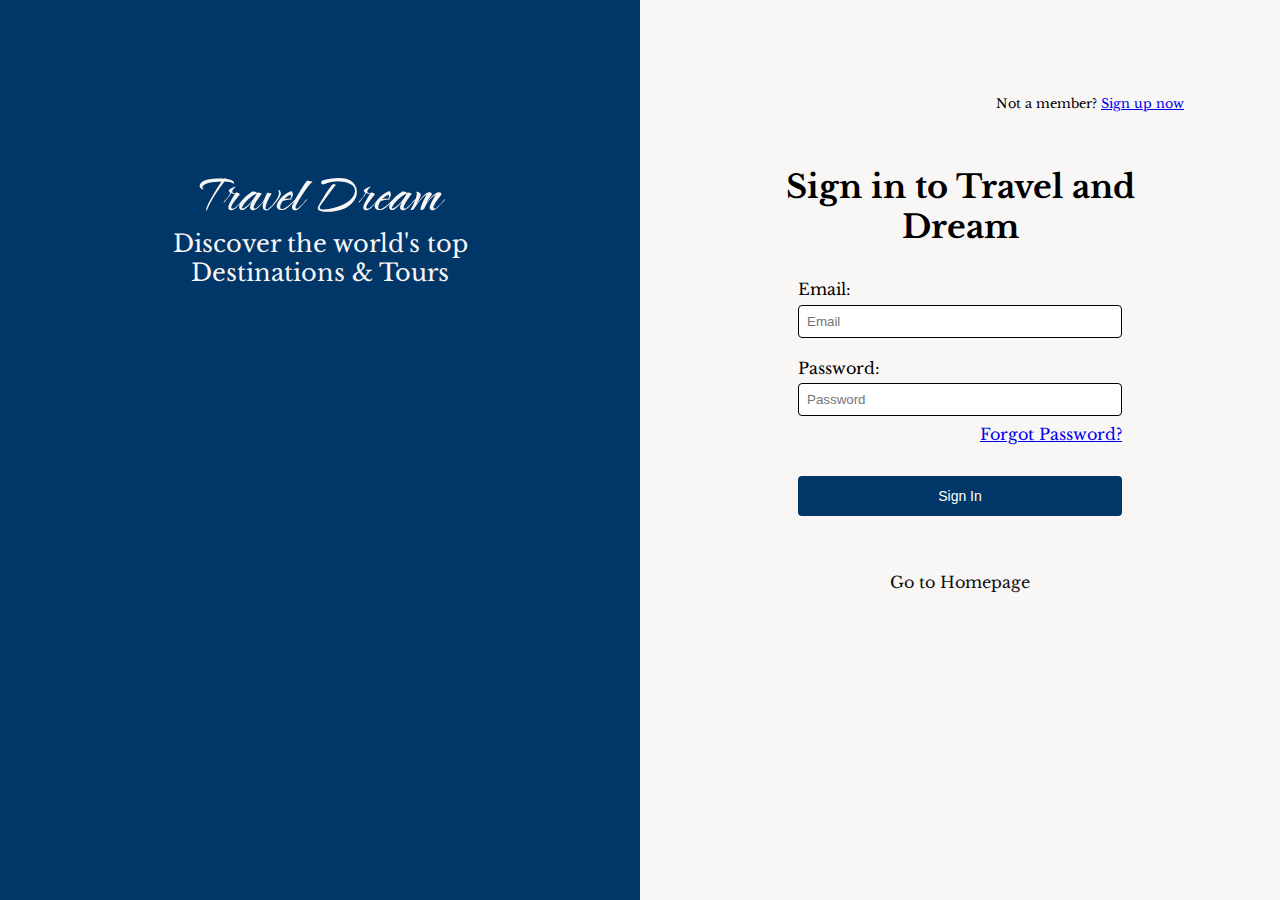
<file: signIn.html>
<!DOCTYPE html>
<html lang="en">

<head>
  <meta charset="UTF-8">
  <meta http-equiv="X-UA-Compatible" content="IE=edge">
  <meta name="viewport" content="width=device-width, initial-scale=1.0">
  <link
    href="https://fonts.googleapis.com/css2?family=Inter:wght@300;400;500;700;800&family=Libre+Baskerville:wght@400;700&display=swap"
    rel="stylesheet" />
  <link href="https://fonts.googleapis.com/css2?family=Caramel&display=swap" rel="stylesheet">
  <link rel="stylesheet" href="style/access.css">
  <title>Sign In</title>
</head>

<body>
  <main>
    <div class="flex-col discover">
      <div class="discover-content">
        <h2>Travel Dream</h2>
        <h1>Discover the world&apos;s top Destinations &amp; Tours</h1>
      </div>
    </div>
    <div class="flex-col signIn">
      <div class="isMember">
        <p>Not a member? <a href="signUp.html">Sign up now</a></p>
      </div>
      <div class="access">
        <h1 class="access__title">Sign in to Travel and Dream</h1>
        <form class="access__form" id="form">
          <div class="access__inputGroup">
            <label>Email:</label>
            <br />
            <input type="email" placeholder="Email" id="email" />
            <span id="emailErrorMessage" class="errors"></span>
          </div>
          <div class="access__inputGroup">
            <label>Password:</label>
            <br />
            <input type="password" placeholder="Password" id="password" />
            <span id="passwordErrorMessage" class="errors"></span>
          </div>
          <a href="forgotPassword.html" class="access__forgotPassword">Forgot Password?</a>
          <span id="successfulMessage" class="successfulMessage"></span>
          <input type="submit" value="Sign In" />
        </form>
      </div>
      <div class="homePage">
        <a class="access__linkToHomepage" href="index.html" style="color: rgb(15, 14, 14); margin-top: 0.5rem">
          Go to Homepage</a>
      </div>
    </div>
  </main>
  <script>
    const emailInput = document.getElementById("email");
    const passwordInput = document.getElementById("password");
    const emailErrorMessage = document.getElementById("emailErrorMessage");
    const passwordErrorMessage = document.getElementById(
      "passwordErrorMessage"
    );
    const successfulMessage = document.getElementById("successfulMessage");

    console.warn("This website stores credentials at localStorage, it is not safe! Don't use localStorage like that in real projects.");

    document.getElementById("form").addEventListener("submit", (event) => {
      try {
        let errors = {
          email: "",
          password: "",
        };

        let userEmail = localStorage.getItem("email");
        let userPassword = localStorage.getItem("password");

        event.preventDefault();

        if (emailInput.value.length === 0) {
          errors = {
            ...errors,
            email: "Email is required!",
          };
        }

        if (passwordInput.value.length === 0) {
          errors = {
            ...errors,
            password: "Password is required!",
          };
        }

        if (userEmail !== emailInput.value && emailInput.value.length !== 0) {
          errors = {
            ...errors,
            email: "Invalid Email! Please use the correct email address.",
          };
        }

        if (
          userPassword !== passwordInput.value &&
          passwordInput.value.length !== 0
        ) {
          errors = {
            ...errors,
            password: "Invalid Password! Please use the correct password.",
          };
        }

        if (errors.email || errors.password) {
          throw errors;
        } else {
          localStorage.setItem("login", true);
          successfulMessage.innerHTML =
            "You have successfully Logged In. Go to <a href='index.html'>Homepage</a>";

          emailErrorMessage.textContent = "";
          passwordErrorMessage.textContent = "";
        }
      } catch (errors) {
        emailErrorMessage.textContent = errors.email;
        passwordErrorMessage.textContent = errors.password;
      }
    });
  </script>
</body>

</html>
</file>
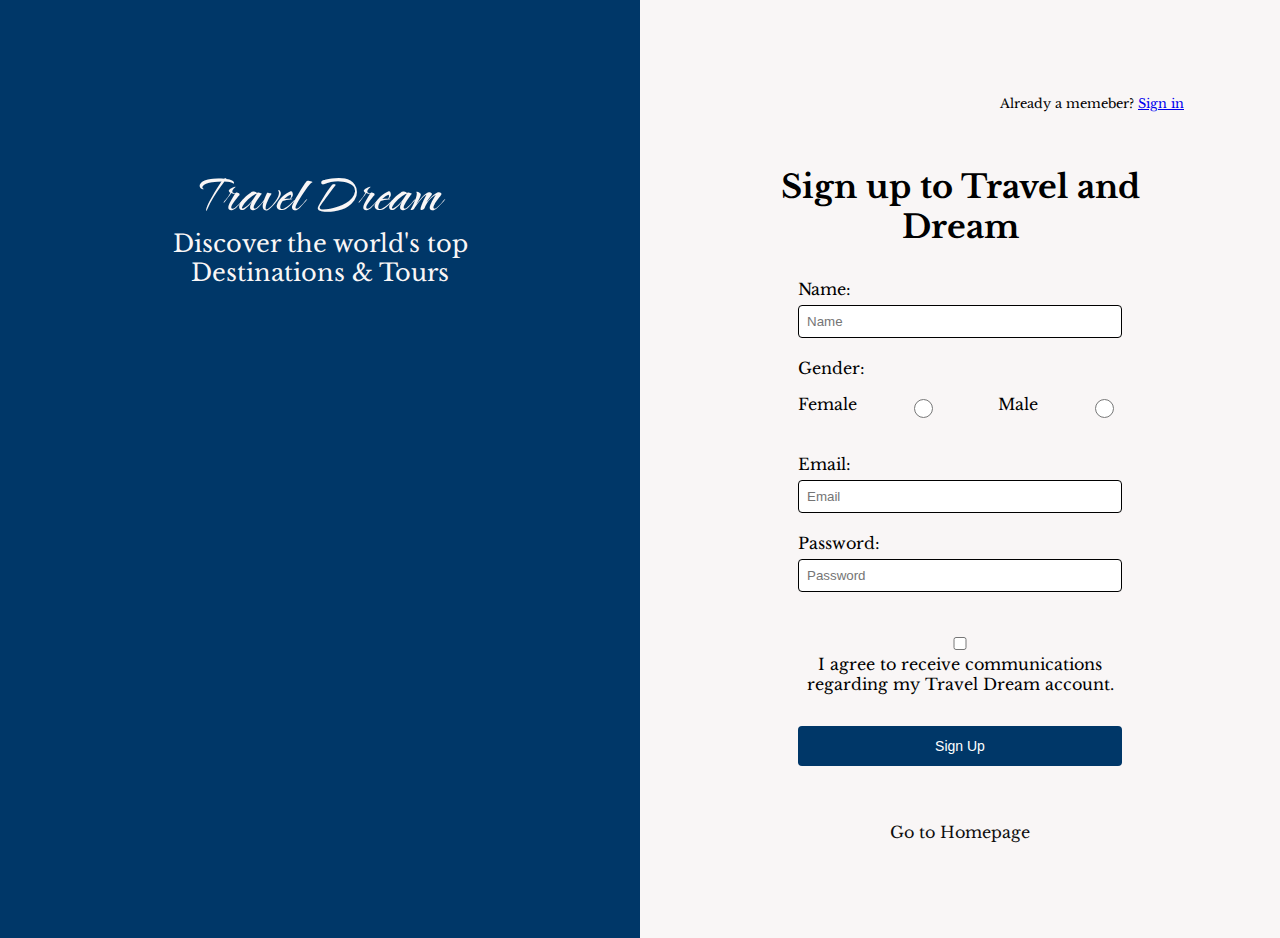
<file: signUp.html>
<!DOCTYPE html>
<html lang="en">

<head>
  <meta charset="UTF-8">
  <meta http-equiv="X-UA-Compatible" content="IE=edge">
  <meta name="viewport" content="width=device-width, initial-scale=1.0">
  <link
    href="https://fonts.googleapis.com/css2?family=Inter:wght@300;400;500;700;800&family=Libre+Baskerville:wght@400;700&display=swap"
    rel="stylesheet" />
  <link href="https://fonts.googleapis.com/css2?family=Caramel&display=swap" rel="stylesheet">
  <link rel="stylesheet" href="style/access.css">
  <title>Sign Up</title>
</head>

<body>
  <main>
    <div class="flex-col discover">
      <div class="discover-content">
        <h2>Travel Dream</h2>
        <h1>Discover the world&apos;s top Destinations &amp; Tours</h1>
      </div>
    </div>
    <div class="flex-col form">
      <div class="isMember">
        <p>Already a memeber? <a href="signIn.html">Sign in</a></p>
      </div>
      <div class="access">
        <h1 class="access__title">Sign up to Travel and Dream</h1>
        <form class="access__form" id="form">
          <div class="access__inputGroup">
            <label>Name:</label>
            <br />
            <input type="text" placeholder="Name" id="name" />
            <br>
            <span id="nameErrorMessage" class="errors"></span>
          </div>
          <div class="access__inputGroup">
            <label>Gender:</label>
            <br>
            <div class="gender">
              <label for="female">Female</label><input type="radio" name="gender" value="female" />
              <label for="male">Male</label><input type="radio" name="gender" value="male"/>
            </div>
          </div>
          <div class="access__inputGroup">
            <label>Email:</label>
            <br />
            <input type="email" placeholder="Email" id="email" />
            <span id="emailErrorMessage" class="errors"></span>
          </div>
          <div class="access__inputGroup">
            <label>Password:</label>
            <br />
            <input type="password" placeholder="Password" id="password" />
            <span id="passwordErrorMessage" class="errors"></span>
          </div>
          <div class="access__inputGroup">
            <br />
            <div class="confirm">
              <input type="checkbox" />
              <label id="confirm">I agree to receive communications regarding my Travel Dream account.</label>
            </div>
          </div>
          <span id="successfulMessage" class="successfulMessage"></span>
          <input type="submit" value="Sign Up" />
        </form>
      </div>
      <div class="homePage">
        <a class="access__linkToHomepage" href="index.html" style="color: rgb(15, 14, 14); margin-top: 0.5rem">
          Go to Homepage</a>
      </div>
    </div>
  </main>

  <script>
    const emailInput = document.getElementById("email");
    const passwordInput = document.getElementById("password");
    const nameInput = document.getElementById("name");
    const emailErrorMessage = document.getElementById("emailErrorMessage");
    const passwordErrorMessage = document.getElementById(
      "passwordErrorMessage"
    );
    const nameErrorMessage = document.getElementById("nameErrorMessage");
    const successfulMessage = document.getElementById("successfulMessage");

    document.getElementById("form").addEventListener("submit", (event) => {
      try {
        let errors = {
          name: "",
          email: "",
          password: "",
        };

        event.preventDefault();

        if (nameInput.value.length === 0) {
          errors = {
            ...errors,
            name: "Name is required!",
          };
        }

        if (emailInput.value.length === 0) {
          errors = {
            ...errors,
            email: "Email is required!",
          };
        }

        if (passwordInput.value.length === 0) {
          errors = {
            ...errors,
            password: "Password is required!",
          };
        }

        if (errors.name || errors.email || errors.password) {
          throw errors;
        } else {
          successfulMessage.innerHTML =
            "You have successfully created an account. Go to <a href='signIn.html'>Sign In</a>";

          nameErrorMessage.textContent = "";
          emailErrorMessage.textContent = "";
          passwordErrorMessage.textContent = "";

          localStorage.setItem("name", nameInput.value);
          localStorage.setItem("email", emailInput.value);
          localStorage.setItem("password", passwordInput.value);
        }
      } catch (errors) {
        nameErrorMessage.textContent = errors.name;
        emailErrorMessage.textContent = errors.email;
        passwordErrorMessage.textContent = errors.password;
      } ''
    });
  </script>
</body>

</html>
</file>
<file: style/style1.css>
/*
* Prefixed by https://autoprefixer.github.io
* PostCSS: v8.4.14,
* Autoprefixer: v10.4.7
* Browsers: last 4 version
*/

:root {
  --bg-color: #f9f6f6;
  --color-darkblue: #003768;
  --color-lighterblue: #008acb;

  --color-text-grey: #767676;

  --font-family-libre: "Libre Baskerville", sans-serif;
  --font-family-inter: "Inter", sans-serif;
}

html {
  scroll-behavior: smooth;
}

* {
  -webkit-box-sizing: border-box;
  box-sizing: border-box;
  margin: 0;
  padding: 0;
}

body {
  font-family: var(--font-family-libre);
  font-size: 1rem;
  background-color: var(--bg-color);
}

img {
  max-width: 100%;
}

a {
  font-family: var(--font-family-libre);
  color: rgb(21, 21, 21);
  text-decoration: none;
}

.container {
  margin: 0 auto;
  width: 65%;
}

.row {
  display: -webkit-box;
  display: -ms-flexbox;
  display: flex;
  -webkit-box-pack: justify;
  -ms-flex-pack: justify;
  justify-content: space-between;
}

.section-title {
  font-family: var(--font-family-inter);
  font-weight: bold;
  font-size: 1.5rem;
  text-align: center;
  margin-bottom: 0.5rem;
}

.section-description {
  font-size: 0.85rem;
  color: var(--color-text-grey);
  text-align: center;
  margin-bottom: 2.5rem;
}

.section-text {
  color: var(--color-text-grey);
}

header {
  background-color: #fff;
}

.top-nav {
  border-bottom: 1px #c3c3c3 solid;
  padding: 1rem 0;
  font-size: clamp(0.45rem, 0.4471rem + 0.4496vw, 0.7rem);
}

.top-nav_left a,
.top-nav_right a {
  color: rgb(86, 85, 85);
}

.top-nav a+a {
  padding-left: 1.5rem;
}

.nav-wrapper {
  display: -webkit-box;
  display: -ms-flexbox;
  display: flex;
  -webkit-box-orient: horizontal;
  -webkit-box-direction: normal;
  -ms-flex-direction: row;
  flex-direction: row;
  -webkit-box-align: center;
  -ms-flex-align: center;
  align-items: center;
  -webkit-box-pack: justify;
  -ms-flex-pack: justify;
  justify-content: space-between;
  color: #fff;
  height: 50px;
  width: 100%;
  position: relative;
}

.main-nav {
  font-size: clamp(0.65rem, 0.64rem + 0.26vw, 0.8rem);
}

.logo {
  width: 120px;
  height: 15px;
}

.nav-list {
  list-style-type: none;
}

.nav-list li+li {
  padding-left: 2rem;
}

.menu {
  display: -webkit-box;
  display: -ms-flexbox;
  display: flex;
  -webkit-box-orient: horizontal;
  -webkit-box-direction: normal;
  -ms-flex-direction: row;
  flex-direction: row;
  list-style-type: none;
  margin: 0;
  padding: 0;
}

.menu>li {
  margin: 0 1rem;
  overflow: hidden;
}

.menu>li:last-child {
  margin-right: 0;
}

.menu-button-container {
  display: none;
  height: 100%;
  width: 30px;
  cursor: pointer;
  -webkit-box-orient: vertical;
  -webkit-box-direction: normal;
  -ms-flex-direction: column;
  flex-direction: column;
  -webkit-box-pack: center;
  -ms-flex-pack: center;
  justify-content: center;
  -webkit-box-align: center;
  -ms-flex-align: center;
  align-items: center;
}

#menu-toggle {
  display: none;
}

.menu-button,
.menu-button::before,
.menu-button::after {
  display: block;
  background-color: #000;
  position: absolute;
  height: 4px;
  width: 30px;
  -webkit-transition: -webkit-transform 400ms cubic-bezier(0.23, 1, 0.32, 1);
  transition: -webkit-transform 400ms cubic-bezier(0.23, 1, 0.32, 1);
  -o-transition: transform 400ms cubic-bezier(0.23, 1, 0.32, 1);
  transition: transform 400ms cubic-bezier(0.23, 1, 0.32, 1);
  transition: transform 400ms cubic-bezier(0.23, 1, 0.32, 1), -webkit-transform 400ms cubic-bezier(0.23, 1, 0.32, 1);
  border-radius: 2px;
}

.menu-button::before {
  content: "";
  margin-top: -8px;
}

.menu-button::after {
  content: "";
  margin-top: 8px;
}

/* Hamburger menu icon animation */
#menu-toggle:checked+.menu-button-container .menu-button::before {
  margin-top: 0px;
  -webkit-transform: rotate(405deg);
  -ms-transform: rotate(405deg);
  transform: rotate(405deg);
}

#menu-toggle:checked+.menu-button-container .menu-button {
  background: rgba(255, 255, 255, 0);
}

#menu-toggle:checked+.menu-button-container .menu-button::after {
  margin-top: 0px;
  -webkit-transform: rotate(-405deg);
  -ms-transform: rotate(-405deg);
  transform: rotate(-405deg);
}

#active {
  color: var(--color-lighterblue);
}

.banner {
  padding: 4rem 0;
  min-height: 500px;
  background-image: url(../assets/images/banner1.png);
  background-size: cover;
  background-repeat: no-repeat;
}

.banner-content {
  display: -webkit-box;
  display: -ms-flexbox;
  display: flex;
  -webkit-box-orient: vertical;
  -webkit-box-direction: normal;
  -ms-flex-direction: column;
  flex-direction: column;
  -webkit-box-pack: justify;
  -ms-flex-pack: justify;
  justify-content: space-between;
  min-height: 400px;
}

.banner-text {
  padding-top: 6rem;
  padding-left: 1.1rem;
  color: #fff;
  width: 100%;
}

.banner-text_mainHeader {
  text-transform: uppercase;
  font-family: var(--font-family-inter);
  font-weight: bold;
  font-size: 2.67rem;
  margin-bottom: 0.5rem;
  line-height: 3rem;
}

.banner-text_mainHeader span {
  font-size: 3.67rem;
}

.banner-text_paragraph {
  padding-top: 0.6rem;
  font-family: var(--font-family-libre);
  font-size: 1.7rem;
}

.banner-form {
  display: -ms-grid;
  display: grid;
  -ms-grid-columns: auto 1rem auto 1rem auto 1rem auto;
  grid-template-columns: auto auto auto auto;
  gap: 1.5rem;
}

.banner-form>div input {
  width: 100%;
}

.banner-form input[type="submit"] {
  color: white;
  background-color: var(--color-lighterblue);
  font-size: 1rem;
  outline: none;
  border: none;
  cursor: pointer;
}

.banner-form__icon {
  background-color: black;
  min-width: 50px;
  height: 100%;
  display: -webkit-box;
  display: -ms-flexbox;
  display: flex;
  -webkit-box-pack: center;
  -ms-flex-pack: center;
  justify-content: center;
  -webkit-box-align: center;
  -ms-flex-align: center;
  align-items: center;
}

.banner-form__icon i {
  font-size: 20px;
  color: white;
}

.banner-form_flex {
  position: relative;
}

.errors {
  font-size: 0.7rem;
  color: red;
  position: absolute;
  bottom: 0;
  margin-bottom: -1.2rem;
}

.banner-form>div {
  display: -webkit-box;
  display: -ms-flexbox;
  display: flex;
}

.banner-form input {
  padding: 0.7rem;
}


.services {
  margin: 0 auto;
  padding: 5rem 12.5rem;
}

.services-col {
  width: 33%;
  padding: 2rem 2.2rem;
  background-color: #fff;
}

.services-col:first-child {
  margin-left: 0;
}

.services-col {
  display: -webkit-box;
  display: -ms-flexbox;
  display: flex;
}

.services p {
  font-family: var(--font-family-libre);
  font-size: 0.75rem;
  margin-top: 0.5rem;
}

.services h3 {
  font-family: var(--font-family-inter);
}

.services img {
  height: 45px;
  -ms-flex-item-align: center;
  -ms-grid-row-align: center;
  align-self: center;
}

.services div {
  margin-left: 1rem;
}

.top-destinations_pics,
.featured-packages,
.clients-reviews,
.latest-blogs {
  padding-bottom: 5.5rem;
}

.top-destinations {
  background-image: url(../assets/images/travel.png);
  background-repeat: no-repeat;
  background-position: left bottom;
  background-size: 67%;
}

.destination+.destination {
  margin-left: 1rem;
}

.destination {
  position: relative;
  display: inline-block;
}

.destination span {
  color: white;
  font-family: var(--font-family-inter);
  font-weight: bold;
  font-size: 1.25rem;
  position: absolute;
  text-align: center;
  height: 100%;
  width: 100%;
}

.destination span:before {
  display: inline-block;
  vertical-align: middle;
  height: 100%;
  content: "";
}

.destination span:before {
  display: inline-block;
  vertical-align: middle;
  height: 100%;
  content: "";
}

.discount {
  background-image: url(../assets/images/discount.png);
  background-size: cover;
  background-repeat: no-repeat;
  padding-top: 3rem;
  padding-bottom: 2rem;
  text-align: center;
  font-family: "Libre Baskerville", serif;
  font-weight: normal;
  color: #fff;
  margin-bottom: 5rem;
}

.discount h2 {
  margin-top: 2.5rem;
  margin-bottom: 1rem;
  font-weight: normal;
  padding-bottom: 2rem;
  font-size: 1.6rem;
}

.discount_bold {
  font-size: 2rem;
  font-weight: bold;
}

.discount p {
  margin-bottom: 5rem;
}

.countdown-container {
  display: -webkit-box;
  display: -ms-flexbox;
  display: flex;
  max-width: 100%;
  -webkit-box-pack: center;
  -ms-flex-pack: center;
  justify-content: center;
  padding-bottom: 3rem;
  gap: 1rem;
}

.days-container,
.hours-container,
.minutes-container,
.seconds-container {
  display: -webkit-box;
  display: -ms-flexbox;
  display: flex;
  -webkit-box-orient: vertical;
  -webkit-box-direction: normal;
  -ms-flex-direction: column;
  flex-direction: column;
  -webkit-box-pack: center;
  -ms-flex-pack: center;
  justify-content: center;
  border: 3.5px solid #fff;
  width: 6.25rem;
  height: 6.25rem;
  border-radius: 6.19rem;
  margin-bottom: 1rem;
}

.days,
.hours,
.minutes,
.seconds {
  font-size: 2.5rem;
  margin: -5rem 0 -6rem;
}

.days-label,
.hours-label,
.minutes-label,
.seconds-label {
  text-transform: capitalize;
  font-size: 0.75rem;
}

.join-us_btn {
  color: #fff;
  text-transform: capitalize;
  padding: 0.6rem 1.5rem;
  background-color: black;
  font-size: 0.75rem;
}

.section-col {
  background-color: #fff;
}

.section-col_content:hover {
  -webkit-box-shadow: 0px 3px 8px hsl(0, 0%, 80%);
  box-shadow: 0px 3px 8px hsl(0, 0%, 80%);
}

.section-col+.section-col {
  margin-left: 1rem;
}

.section-col h3 {
  padding: 1rem;
  font-family: var(--font-family-inter);
  font-weight: bold;
  font-size: 1rem;
}

.section-col p,
.cards p {
  padding: 0 1rem 1rem 1rem;
  font-family: var(--font-family-libre);
  font-weight: normal;
  font-size: 0.65rem;
  color: var(--color-text-grey);
}

.book-now_btn {
  margin: 1rem;
  color: #fff;
  font-size: 0.6rem;
  text-transform: capitalize;
  padding: 0.8rem 1.2rem;
  background-color: var(--color-lighterblue);
}

.price {
  margin: 1rem;
  padding: 0rem 1rem;
  font-weight: bold;
  font-size: 1.5rem;
  color: var(--color-lighterblue);
}

.book-now_btn:hover {
  background-color: #00408c;
}

.cards {
  background-color: white;
  display: -webkit-box;
  display: -ms-flexbox;
  display: flex;
  -webkit-box-pack: center;
  -ms-flex-pack: center;
  justify-content: center;
  -webkit-box-align: center;
  -ms-flex-align: center;
  align-items: center;
  -webkit-box-orient: vertical;
  -webkit-box-direction: normal;
  -ms-flex-direction: column;
  flex-direction: column;
  padding: 2rem 0;
}

.cards:hover {
  -webkit-box-shadow: 0px 3px 8px hsl(0, 0%, 80%);
  box-shadow: 0px 3px 8px hsl(0, 0%, 80%);
}

.cards+.cards {
  margin-left: 1rem;
}

.cards img {
  width: 93px;
  max-height: 93px;
}

.cards .quote {
  padding: 1rem 0;
  width: 20px;
  max-height: 50px;
}

.cards p {
  font-family: var(--font-family-libre);
  font-weight: normal;
  font-size: 0.7rem;
  color: #151515;
  text-align: center;
  text-indent: 0.3rem;
  line-height: 1.3rem;
}

.client-name {
  font-family: var(--font-family-libre);
  font-weight: bold;
  font-size: 0.8rem;
  text-align: center;
  display: block;
  padding-bottom: 0.2rem;
}

.client-address {
  font-family: var(--font-family-libre);
  font-weight: bold;
  color: #4e4e4e;
  font-size: 0.65rem;
  text-align: center;
  display: block;
  padding-bottom: 0.2rem;
}

.mySlide {
  display: none;
}

.slideshow-container {
  max-width: 1000px;
  position: relative;
  margin: auto;
}

.prev,
.next {
  cursor: pointer;
  position: absolute;
  top: 50%;
  width: auto;
  padding: 16px;
  margin-top: -22px;
  color: white;
  font-weight: bold;
  font-size: 18px;
  -webkit-transition: 0.6s ease;
  -o-transition: 0.6s ease;
  transition: 0.6s ease;
  border-radius: 0 3px 3px 0;
  -webkit-user-select: none;
  -moz-user-select: none;
  -ms-user-select: none;
  user-select: none;
  background-color: #dedede;
  opacity: 0.7;
}

.next {
  right: 0;
  border-radius: 3px 0 0 3px;
}

.prev:hover,
.next:hover {
  background-color: rgba(0, 0, 0, 0.8);
}

.dot {
  cursor: pointer;
  height: 15px;
  width: 15px;
  margin: 0 2px;
  background-color: #bbb;
  border-radius: 50%;
  display: inline-block;
  -webkit-transition: background-color 0.6s ease;
  -o-transition: background-color 0.6s ease;
  transition: background-color 0.6s ease;
}

.active,
.dot:hover:hover {
  background-color: #717171;
}

.fade {
  -webkit-animation-name: fade;
  animation-name: fade;
  -webkit-animation-duration: 1.5s;
  animation-duration: 1.5s;
}

@-webkit-keyframes fade {
  from {
    opacity: 0.4;
  }

  to {
    opacity: 1;
  }
}

@keyframes fade {
  from {
    opacity: 0.4;
  }

  to {
    opacity: 1;
  }
}


.section-col_content .date {
  padding-top: 1rem;
  padding-bottom: 0.5rem;
  font-family: 'Libre Baskerville', sans-serif;
  font-weight: normal;
  font-size: 0.5rem;
}

.section-col_content .blog-title {
  font-size: 0.85rem;
  padding: 0 0 0.5rem 1rem;
}

.read-more {
  padding-left: 1rem;
  padding-bottom: 2.5rem;
  font-family: var(--font-family-inter);
  font-weight: bold;
  font-size: 0.7rem;
  color: var(--color-lighterblue);
  z-index: 9999;
}

.special-offer {
  display: -webkit-box;
  display: -ms-flexbox;
  display: flex;
  color: white;
  margin-bottom: 3rem;
  /*heke tani*/
}

.special-offer_left {
  width: 40%;
  padding: 3rem 0;
  background-color: var(--color-lighterblue);
  display: -webkit-box;
  display: -ms-flexbox;
  display: flex;
  -webkit-box-align: center;
  -ms-flex-align: center;
  align-items: center;
  -webkit-box-pack: center;
  -ms-flex-pack: center;
  justify-content: center;
}

.special-offer_p1 {
  font-size: 1.1rem;
  font-family: var(--font-family-libre);
}

.special-offer_p2 {
  font-size: 2rem;
  font-family: var(--font-family-inter);
  font-weight: 300;
  margin: 0.2rem 0;
}

.special-offer_p3 {
  font-size: 3rem;
  font-family: var(--font-family-inter);
  font-weight: 800;
  line-height: 45px;
}

.special-offer_right {
  width: 60%;
  padding: 3rem 0 3rem 4.5rem;
  background-image: url(../assets/images/special-offer-bg.png);
  background-size: cover;
  background-position: center;
  font-size: 0.8rem;
  letter-spacing: 1px;
}

.special-offer_right_content {
  width: 65%;
}

.special-offer_right_title {
  font-weight: 300;
  margin-bottom: 5px;
  font-size: 0.9rem;
  letter-spacing: 2px;
}

.percentage-sale {
  font-size: 1.75rem;
  font-weight: normal;
  display: inline-block;
}

#off {
  background-color: #ce6e11;
  padding: 3px;
}

.special-offer_right_sub-title {
  margin: 1.5rem 0 0.6rem;
  font-size: 1.5rem;
  font-family: var(--font-family-inter);
  font-weight: bold;
}

.special-offer_right_text {
  width: 80%;
  margin-bottom: 1rem;
}

.special-offer_right_text ul li {
  padding: 5px 0;
  list-style-type: none;
}

.special-offer_right_text ul i {
  margin-right: 5px;
}

.special-offer_right p {
  line-height: 1.25rem;
}

.offer-price {
  width: 70%;
  margin: 1.2rem 0;
}

.offer-currentPrice {
  font-size: 1.4rem;
  display: inline-block;
}

.offer-lastPrice {
  font-size: 0.9rem;
  text-decoration: line-through;
}

.reviews-row {
  display: -webkit-box;
  display: -ms-flexbox;
  display: flex;
  -webkit-box-align: center;
  -ms-flex-align: center;
  align-items: center;
  gap: 1rem;
  font-size: 0.75rem;
}

.read-more_btn {
  margin: 1rem 0;
  color: #fff;
  font-size: 0.6rem;
  text-transform: capitalize;
  padding: 0.65rem 1.2rem;
  background-color: none;
  border: 2px solid white;
  cursor: pointer;
}

.read-more_btn:hover {
  background-color: white;
  color: black;
  font-weight: bold;
  -webkit-transition: 0.3s;
  -o-transition: 0.3s;
  transition: 0.3s;
}

.offer-buttons {
  display: -webkit-box;
  display: -ms-flexbox;
  display: flex;
  -webkit-box-pack: start;
  -ms-flex-pack: start;
  justify-content: flex-start;
  gap: 1.5rem;
}

#readMore {
  left: 50%;
  position: fixed;
  top: 50%;
  -webkit-transform: translate(-50%, -50%);
  -ms-transform: translate(-50%, -50%);
  transform: translate(-50%, -50%);
  background-color: var(--color-darkblue);
  -webkit-box-shadow: 0px 12px 26px rbga(0, 0, 0, 0.1);
  box-shadow: 0px 12px 26px rbga(0, 0, 0, 0.1);
  color: white;
  font-size: 1rem;
  border-radius: 7px;
  display: none;
  width: 75%;
  height: 60%;
  overflow-y: scroll;
}

.read-more_content {
  padding: 2.5rem;
  font-size: .9rem;
}

.read-more_content p+p {
  margin-top: 1rem;
}

.read-more_bar {
  display: -webkit-box;
  display: -ms-flexbox;
  display: flex;
  -webkit-box-pack: justify;
  -ms-flex-pack: justify;
  justify-content: space-between;
  padding: 1rem 1.5rem;
  text-transform: uppercase;
}

.read-more_close {
  cursor: pointer;
}

.read-more hr {
  width: 95%;
  margin: 0 auto;
}

.newsletter {
  background-color: var(--color-darkblue);
}

.subscribe {
  padding: 7rem 0;
}

.subscribe h2 {
  font-family: var(--font-family-libre);
  font-weight: normal;
  font-size: 1.85rem;
  color: #f7f7f2;
  line-height: 2.7rem;
}

.subscribe p {
  font-family: var(--font-family-libre);
  font-size: 0.85rem;
  font-weight: normal;
  color: #f7f7f2;
  padding-right: 7rem;
  line-height: 1.5rem;
  padding-bottom: 1rem;
}

.subcription {
  display: -webkit-box;
  display: -ms-flexbox;
  display: flex;
  position: relative;
}

.subcription input {
  border: none;
  outline: none;
  padding: 0.5rem 6rem 0.5rem 1rem;
  font-size: 0.8rem;
  font-family: var(--font-family-libre);
  color: #787878;
}

.subcription button {
  border: none;
  outline: none;
  background-color: #151515;
  color: #f5f5f5;
  cursor: pointer;
  padding: 1rem;
  text-transform: uppercase;
  font-size: 0.7rem;
  font-family: var(--font-family-libre);
}

.subscribe span {
  color: #f5f5f5;
  font-size: 1rem;
  font-family: var(--font-family-libre);
}

footer {
  background-color: #faf8f8;
}

.footer-container {
  padding-top: 5rem;
  padding-bottom: 2.5rem;
  display: -webkit-box;
  display: -ms-flexbox;
  display: flex;
  -webkit-box-pack: justify;
  -ms-flex-pack: justify;
  justify-content: space-between;
}

.footer-col a {
  color: var(--color-text-grey);
}

.footer-col h3 {
  font-family: var(--font-family-inter);
  font-weight: bold;
  font-size: 1.25rem;
  padding-bottom: 1rem;
}

.footer-col h4 {
  font-family: var(--font-family-inter);
  font-weight: bold;
  text-transform: uppercase;
  font-size: 0.75rem;
  color: #3e3e3e;
  padding-bottom: 0.7rem;
}

.footer-col p {
  font-family: var(--font-family-libre);
  font-weight: normal;
  font-size: 0.6rem;
  color: var(--color-text-grey);
  padding-bottom: 1rem;
  width: 15rem;
  line-height: 1rem;
}

.social-networks {
  display: -webkit-box;
  display: -ms-flexbox;
  display: flex;
}

.social-networks li {
  list-style-type: none;
}

.social-networks li a {
  display: inline-block;
  width: 2rem;
}

.social-networks li a img {
  width: 1rem;
}

.footer-col li {
  list-style-type: none;
  font-family: var(--font-family-libre);
  font-weight: normal;
  font-size: 0.7rem;
  color: var(--color-text-grey);
  padding-bottom: 0.5rem;
}

.bottom-details {
  background-color: #ebeef3;
}

.bottom-container {
  margin: 0 auto;
  width: 60%;
  padding-top: 1.5rem;
  padding-bottom: 1rem;
  display: -webkit-box;
  display: -ms-flexbox;
  display: flex;
  -webkit-box-pack: justify;
  -ms-flex-pack: justify;
  justify-content: space-between;
}

footer .bottom-container .bottom-text span {
  font-family: var(--font-family-libre);
  font-weight: normal;
  font-size: 0.7rem;
  color: #919090;
}

.bottom-text span a:link,
.bottom-text span a:visited {
  color: #4e4e4e;
}

footer .bottom-container .bottom-cards img {
  width: 1.7rem;
}


/* Responsive */

@media (max-width: 1300px) {
  .banner-form {
    margin-top: 1rem;
    display: -ms-grid;
    display: grid;
    -ms-grid-columns: auto auto;
    grid-template-columns: auto auto;
  }

  .services .services-col {
    display: block;
    text-align: center;
    padding: 1rem 1.2rem;
  }

  .services .services-col h3 {
    margin-top: 0.5rem;
  }
}

@media (max-width: 1200px) {
  .featured-package {
    display: -webkit-box;
    display: -ms-flexbox;
    display: flex;
    -webkit-box-orient: vertical;
    -webkit-box-direction: normal;
    -ms-flex-direction: column;
    flex-direction: column;
    -webkit-box-align: center;
    -ms-flex-align: center;
    align-items: center;
  }

  .section-col {
    width: 60%;
  }

  .section-col+.section-col {
    margin-top: 1rem;
    margin-left: 0;
  }
}

@media (max-width: 950px) {
  .services {
    display: -webkit-box;
    display: -ms-flexbox;
    display: flex;
    -webkit-box-orient: vertical;
    -webkit-box-direction: normal;
    -ms-flex-direction: column;
    flex-direction: column;
    -webkit-box-align: center;
    -ms-flex-align: center;
    align-items: center;
    padding: 2rem;
  }

  .services .services-col {
    margin: 0;
    margin-top: 1rem;
    width: 100%;
  }

  .section-col {
    width: 72%;
  }
}

@media (max-width: 768px) {
  .container {
    width: 80%;
  }

  .menu-button-container {
    display: -webkit-box;
    display: -ms-flexbox;
    display: flex;
  }

  .menu {
    position: absolute;
    top: 0;
    margin-top: 73px;
    left: 0;
    -webkit-box-orient: vertical;
    -webkit-box-direction: normal;
    -ms-flex-direction: column;
    flex-direction: column;
    width: 100%;
    -webkit-box-pack: center;
    -ms-flex-pack: center;
    justify-content: center;
    -webkit-box-align: center;
    -ms-flex-align: center;
    align-items: center;
  }

  #menu-toggle~.menu li {
    height: 0;
    margin: 0;
    padding: 0;
    border: 0;
    -webkit-transition: height 400ms cubic-bezier(0.23, 1, 0.32, 1);
    -o-transition: height 400ms cubic-bezier(0.23, 1, 0.32, 1);
    transition: height 400ms cubic-bezier(0.23, 1, 0.32, 1);
  }

  #menu-toggle:checked~.menu li {
    border: 1px solid #333;
    height: 3.5rem;
    -webkit-transition: height 400ms cubic-bezier(0.23, 1, 0.32, 1);
    -o-transition: height 400ms cubic-bezier(0.23, 1, 0.32, 1);
    transition: height 400ms cubic-bezier(0.23, 1, 0.32, 1);
  }

  .menu>li {
    display: -webkit-box;
    display: -ms-flexbox;
    display: flex;
    -webkit-box-pack: center;
    -ms-flex-pack: center;
    justify-content: center;
    -webkit-box-align: center;
    -ms-flex-align: center;
    align-items: center;
    margin: 0;
    padding: 2rem 0;
    width: 100%;
    background-color: #0075bf;
  }

  .menu>li a {
    font-size: 0.8rem;
    color: #fff;
  }

  .menu>li:not(:last-child) {
    border-bottom: 1px solid #444;
  }

  .banner-form {
    display: -ms-grid;
    display: grid;
    -ms-grid-columns: auto;
    grid-template-columns: auto;
  }

  .top-destinations_pics {
    display: -webkit-box;
    display: -ms-flexbox;
    display: flex;
    -webkit-box-orient: vertical;
    -webkit-box-direction: normal;
    -ms-flex-direction: column;
    flex-direction: column;
    -webkit-box-align: center;
    -ms-flex-align: center;
    align-items: center;
  }

  .destination+.destination {
    margin-left: 0;
    margin-top: 1rem;
  }

  .special-offer,
  .subscribe-newsletter {
    display: -webkit-box;
    display: -ms-flexbox;
    display: flex;
    -webkit-box-orient: vertical;
    -webkit-box-direction: normal;
    -ms-flex-direction: column;
    flex-direction: column;
  }

  .special-offer>div {
    width: 100%;
  }

  .special-offer_left {
    display: -webkit-box;
    display: -ms-flexbox;
    display: flex;
    -webkit-box-pack: start;
    -ms-flex-pack: start;
    justify-content: flex-start;
    padding-left: 5rem;
  }

  .special-offer_right_content {
    width: 100%;
  }

  .footer-container {
    display: -webkit-box;
    display: -ms-flexbox;
    display: flex;
    -webkit-box-orient: vertical;
    -webkit-box-direction: normal;
    -ms-flex-direction: column;
    flex-direction: column;
    -webkit-box-align: center;
    -ms-flex-align: center;
    align-items: center;
  }

  .footer-col+.footer-col {
    margin-top: 1rem;
  }

  .footer-col h4,
  .footer-col p,
  .footer-col h3 {
    text-align: center;
  }

  .footer-col ul {
    text-align: center;
  }

  .social-networks {
    -webkit-box-pack: center;
    -ms-flex-pack: center;
    justify-content: center;
  }
}

@media (min-width: 768px) {
  .banner-form__destination {
    grid-column: 1 3;
    -ms-grid-column: 1;
    grid-column-start: 1;
    -ms-grid-column-span: 2;
    grid-column-end: 3;
  }
}

@media (max-width: 550px) {
  .section-col {
    width: 100%;
  }

  .special-offer_left {
    padding-left: 2rem;
  }

  .special-offer_right {
    padding: 1rem 0 2rem 2rem;
  }
}

@media (max-width: 500px) {
  .countdown-container {
    display: -webkit-box;
    display: -ms-flexbox;
    display: flex;
    -ms-flex-wrap: wrap;
    flex-wrap: wrap;
  }

  .countdown-container>div {
    width: 45%;
  }
}

@media (max-width: 450px) {
  .container {
    width: 100%;
    padding: 0 1.2rem;
  }

  .prev,
  .next {
    font-size: 11px;
  }
}
</file>
<file: style/bookNow.css>
:root {
  --bg-color: #f9f6f6;
  --color-darkblue: #003768;
  --color-lighterblue: #008acb;

  --color-text-grey: #767676;

  --font-family-libre: "Libre Baskerville", sans-serif;
  --font-family-inter: "Inter", sans-serif;
}

* {
  box-sizing: border-box;
  margin: 0;
  padding: 0;
}

body {
  font-family: var(--font-family-libre);
  font-size: 1rem;
  background-color: var(--bg-color);
}

button {
  width: 100%;
  padding: 1rem;
  background-color: aliceblue;
}

.booking {
  display: flex;
  flex-direction: row;
  justify-content: center;
  align-items: center;
  margin-bottom: 2rem;
}

caption {
  font-size: 2rem;
  font-weight: 700;
  padding: 1rem 0;
  color: #12263f;
  background-color: #f9f6f6;
}

.avaiable-pacakges {
  margin: 1rem;
  border-radius: 15px;
  border-collapse: collapse;
  width: 60%;
  border: 3px solid grey;
}

.avaiable-pacakges:hover {
  box-shadow: 0 5px 10px grey;
}

.avaiable-pacakges img {
  width: 120px;
}

.avaiable-pacakges th {
  color: white;
  background-color: #12263f;
  font-size: 16px;
  font-weight: 500;
  padding: 10px;
  text-align: center;
  vertical-align: middle;
  border: 4px solid #666b85;
}

.packageIndex {
  width: 10%;
}

.avaiable-pacakges tr {
  border: 1px solid grey;
  color: #666b85;
  font-size: 16px;
  font-weight: normal;
}

.avaiable-pacakges td {
  padding: 5px;
  text-align: center;
  vertical-align: middle;
  font-weight: 600;
  font-size: 16px;
  border-right: 1px solid grey;
}

.avaiable-pacakges tr:nth-child(even) {
  background-color: rgb(225, 234, 238);
}

.avaiable-pacakges tr:nth-child(odd) {
  background-color: aliceblue;
}

.avaiable-pacakges tr:hover {
  background-color: lightblue;
}

.booked-package {
  width: 50%;
  border: 3px solid grey;
  border-collapse: separate;
  border-radius: 6px;
  background-color: #f9f6f6;
  max-width: 1000px;
  margin: 0 auto;
  margin-top: 2rem;
}

.booked-package td {
  border: 1px dashed black;
  padding: 10px;
}

.booked-package .result {
  text-align: center;
}

.booked-package #all-total {
  background-color: #666b85;
}
.booked-package #all-total:hover {
  background-color: lightblue;
}

.booked-package tr:first-child {
  border-top-left-radius: 15px;
}

.booked-package th:last-child {
  border-top-right-radius: 15px;
}

.booked-package td,
th {
  border-left: dashed black 1px;
}

.cart__banner {
  background-image: linear-gradient(
      180deg,
      rgba(0, 0, 0, 1) 0%,
      rgba(51, 51, 51, 0.4) 100%
    ),
    url("../assets/images/cart.jpeg");
  background-repeat: no-repeat;
  background-position: top 25% right 50%;
  background-size: cover;
  width: 100%;
  height: 50vh;
  max-height: 350px;
  display: flex;
  align-items: center;
  padding: 3rem;
  border-bottom-left-radius: 5%;
  border-bottom-right-radius: 5%;
}

.cart__banner h1 {
  color: white;
}
</file>
<file: style/contact.css>
* {
  box-sizing: border-box;
  margin: 0;
  padding: 0;
}

body {
  font-family: "Libre Baskerville", serif;
}

.contact-container {
  padding: 2rem 0;
  background-image: linear-gradient(rgb(13, 13, 13) 0%,
      rgba(13, 13, 13, 0.6) 100%),
    url("../assets/images/contact.jpeg");
  background-position: center;
  background-repeat: no-repeat;
  background-size: cover;
  display: flex;
  flex-direction: column;
  align-items: center;
  justify-content: center;
  min-height: 500px;
}

.contact_text {
  color: #fff;
  padding: 3rem;
}

.contact {
  width: min(100%, 700px);
  background-color: #e7e7e7;
  border-radius: 10px;
  padding: 3.5rem 1.25rem;
}

.contact:hover {
  box-shadow: 0px 3px 8px hsl(0, 0%, 80%);
}

.contact__form {
  display: flex;
  flex-direction: column;
  align-items: center;
}

.contact__inputGroup {
  width: 75%;
}

.contact__inputGroup+.contact__inputGroup {
  margin-top: 1.25rem;
}

.errors {
  font-size: 0.75rem;
  color: red;
}

.successfulMessage {
  margin-top: 1rem;
  width: 75%;
  font-size: 0.875rem;
}

input,
textarea {
  width: 100%;
  padding: 0.5rem;
  margin-top: 0.35rem;
  border-radius: 4px;
  border: 1px solid black;
}

textarea {
  max-width: 100%;
}

input:focus,
textarea:focus {
  outline: 1px solid #003768;
  border-radius: 4px;
}

input[type="submit"] {
  background-color: #003768;
  color: #fff;
  font-size: 0.875rem;
  border: none;
  margin-top: 1rem;
  padding: 0.75rem;
  width: 75%;
  cursor: pointer;
  text-decoration: none;
  text-align: center;
  border-radius: 4px;
}

input[type="submit"]:focus {
  outline: none;
}

.address-container {
  display: flex;
  flex-direction: row;
}

.our-address {
  background-color: #003768;
  padding: 5rem;
  width: 50%;
}

.our-address p {
  color: white;
}

.address-description {
  font-size: 1rem;
  font-weight: 200;
  color: #003768;
  line-height: 1.5rem;
  padding-bottom: 2rem;
}

.address-description_phone {
  display: flex;
  flex-direction: row;
  align-items: center;
}

.number {
  padding: 1rem 0.2rem;
  text-align: left;
  font-size: 0.7rem;
  font-weight: 500;
  color: #fff;
}

.find-location {
  margin: 1rem 5rem;
  padding: 1rem;
  background-color: #fff;
}

.contact-link {
  padding: 5rem;
  justify-content: center;
  width: 50%;
}

.address-container h4 {
  font-size: 1rem;
  font-weight: 700;
  text-align: left;
  color: #e7e7e7;
  padding-bottom: 0.5rem;
}

mark {
  background-color: #e7e7e7;
}

abbr {
  text-decoration: none;
}

.map-title {
  color: #003768;
  font-weight: 700;
  margin: 1.5rem 0 1rem;
}



@media(max-width: 1100px) {
  .address-container {
    flex-direction: column;
  }

  .our-address,
  .contact-link {
    width: 100%;
  }

  .our-address {
    padding: 7rem;
  }

  .contact-link {
    text-align: center;
  }

  .contact-map {
    display: flex;
    flex-direction: column;
    align-items: center;
  }
}

@media (max-width: 720px) {
  .contact {
    max-width: min(100%, 450px);
  }
}

@media (max-width: 500px) {
  .contact {
    max-width: min(100%, 350px);
  }


  .our-address {
    padding: 5rem;
  }

  .address-description_phone {
    display: flex;
    flex-direction: column;
  }

  .find-location {
    margin: 1rem 0;
  }
}
</file>
<file: style/access.css>
* {
  box-sizing: border-box;
  margin: 0;
  padding: 0;
}

body {
  font-family: "Libre Baskerville", serif;
}

main {
  width: 100%;
  min-height: 100vh;
  display: flex;
  flex-direction: row;
  background-color: #f9f6f6;
}

.flex-col {
  width: 80%;
  padding: 6rem;
}

.discover {
  /* padding: 5rem 3rem 5rem 3rem; */
  background-color: #003768;
  display: flex;
  justify-content: center;

}

.discover h1 {
  font-size: 1.5rem;
  font-weight: 300;
  color: #f9f6f6;
}

.forgotImage img {
  padding: 5rem;
}

.discover-content {
  text-align: center;
}

h2 {
  font-size: 4rem;
  font-family: 'Caramel';
  font-weight: 200;
  color: #f9f6f6;
  margin-top: 3.5rem;
}

.isMember {
  text-align: right;
  font-size: 0.8rem;
}

.access {
  justify-content: center;
  align-items: center;
  width: min(100%, 700px);
  padding: 3.5rem 0.5rem;
}

input {
  width: 100%;
  padding: 0.5rem;
  margin-top: 0.35rem;
  border-radius: 4px;
  border: 1px solid black;
}

input:focus {
  outline: 1px solid #003768;
  border-radius: 4px;
}

input[type="submit"] {
  background-color: #003768;
  color: #fff;
  font-size: 0.875rem;
  border: none;
  margin-top: 1rem;
  padding: 0.75rem;
  width: 75%;
  cursor: pointer;
  text-decoration: none;
  text-align: center;
  border-radius: 4px;
}

input[type="submit"]:focus {
  outline: none;
}

.access__title {
  text-align: center;
  margin-bottom: 2rem;
  font-size: 2rem;
}

.access__form {
  display: flex;
  flex-direction: column;
  align-items: center;
}

.access__inputGroup {
  width: 75%;
}

.access__inputGroup+.access__inputGroup {
  margin-top: 1.25rem;
}

.forgotPassword_form {
  padding-left: 1rem;
}

.homePage {
  text-align: center;
  width: min(100%, 700px);
  text-decoration: none;
}

.access__linkToHomepage {
  font-size: 1rem;
  text-decoration: none;
}

.errors {
  font-size: 0.7rem;
  color: red;
}

.successfulMessage {
  margin-top: 1rem;
  width: 75%;
  color: #41a233;
  font-size: 0.875rem;
}

.access__forgotPassword {
  width: 75%;
  text-align: right;
  margin-top: 0.5rem;
}

.gender {
  padding: 1rem 0;
  display: flex;
  flex-direction: row;
  justify-content: space-between;
}

input[type="radio"], label {
  cursor: pointer;
}

input[type="radio"] {
  height: 1.2rem;
  width: 1.2rem;
  margin-right: 0.5rem;
}

.confirm {
  text-align: center;
}

@media (max-width: 715px) {
  .access {
    padding: 2.5rem 0.5rem;
  }
}

@media (max-width: 500px) {

  .access__inputGroup,
  input[type="submit"] {
    width: 90%;
  }
}
</file>
<file: style/myAccount.css>
* {
  box-sizing: border-box;
  margin: 0;
  padding: 0;
}

body {
  font-family: "Libre Baskerville", serif;
}

input {
  width: 100%;
  padding: 0.7rem;
  margin-top: 0.35rem;
  border-radius: 4px;
  border: 1px solid black;
  font-size: 0.938rem;
}

input:focus {
  outline: 1px solid #003768;
  border-radius: 4px;
}

input[type="submit"],
.myAccount__cancel {
  background-color: #003768;
  color: #fff;
  border: none;
  cursor: pointer;
  width: 50%;
  text-decoration: none;
  text-align: center;
  border-radius: 4px;
  padding: 0.7rem;
  margin-top: 0;
  font-size: 0.938rem;
}

input[type="submit"]:focus,
.myAccount__cancel {
  outline: none;
}

.myAccount__banner {
  position: relative;
  background-image: linear-gradient(180deg,
      rgba(0, 55, 104, 1) 0%,
      rgba(87, 125, 158, 0.5) 100%),
    url("../assets/images/myAccountBanner.jpeg");
  width: 100%;
  height: 30vh;
  background-size: cover;
  background-position: center;
}

.custom-shape-divider-top-1672500804 {
  position: absolute;
  top: 0;
  left: 0;
  width: 100%;
  overflow: hidden;
  line-height: 0;
}

.custom-shape-divider-top-1672500804 svg {
  position: relative;
  display: block;
  width: calc(100% + 1.3px);
  height: 79px;
}

.custom-shape-divider-top-1672500804 .shape-fill {
  fill: #fff;
}

.myAccount__Card {
  width: 35%;
  margin-top: -10rem;
  box-shadow: rgba(99, 99, 99, 0.2) 0px 2px 8px 0px;
}

.myAccount__Card-image {
  filter: grayscale(60%);
}

.myAccount__Card-title {
  padding: 3rem 0;
}

.myAccount__Card-title h1 {
  font-family: "Libre Baskerville", serif;
  font-size: 1.8rem;
  text-align: center;
}

.slide-top {
  -webkit-animation: slide-top 0.5s cubic-bezier(0.25, 0.46, 0.45, 0.94) both;
  animation: slide-top 0.5s cubic-bezier(0.25, 0.46, 0.45, 0.94) both;
}

@-webkit-keyframes slide-top {
  0% {
    -webkit-transform: translateY(0);
    transform: translateY(0);
  }

  100% {
    -webkit-transform: translateY(-100px);
    transform: translateY(-100px);
  }
}

@keyframes slide-top {
  0% {
    -webkit-transform: translateY(0);
    transform: translateY(0);
  }

  100% {
    -webkit-transform: translateY(-100px);
    transform: translateY(-100px);
  }
}

.myAccount__info {
  display: flex;
  padding: 5rem 0;
}

.myAccount__form-wrapper {
  width: 65%;
}

.successfulMessage {
  padding-left: 2rem;
  margin-top: 1rem;
  width: 75%;
  color: #41a233;
  font-size: 0.875rem;
}

.myAccount__form {
  width: 100%;
  display: grid;
  grid-template-columns: auto auto;
  gap: 1rem;
  padding-left: 2rem;
}

.myAccount__form label {
  font-size: 0.875rem;
}

.myAccount__inputGroup {
  width: 100%;
}

.myAccount__inputGroup:nth-child(1) {
  grid-column-start: 1;
  grid-column-end: 3;
}

.myAccount__inputGroup:nth-child(4) {
  display: flex;
  gap: 0.5rem;
  grid-column-start: 2;
}

.myAccount__cancel {
  background-color: #fff;
  color: #003768;
  border: 1px solid #003768;
  transition: 0.3s;
}

.myAccount__cancel:hover {
  background-color: #003768;
  color: #fff;
}

.errors {
  font-size: 0.7rem;
  color: red;
}
</file>
<file: style/search.css>
:root {
  --bg-color: #f9f6f6;
  --color-darkblue: #003768;
  --color-lighterblue: #008acb;

  --color-text-grey: #767676;

  --font-family-libre: "Libre Baskerville", sans-serif;
  --font-family-inter: "Inter", sans-serif;
}

* {
  box-sizing: border-box;
  margin: 0;
  padding: 0;
}

body {
  font-family: var(--font-family-libre);
  font-size: 1rem;
  background-color: var(--bg-color);
}

.search__banner {
  background-image: linear-gradient(180deg,
      rgba(0, 0, 0, 1) 0%,
      rgba(51, 51, 51, 0.4) 100%),
    url("../assets/images/search.jpeg");
  background-repeat: no-repeat;
  background-position: top 25% right 50%;
  background-size: cover;
  width: 100%;
  height: 50vh;
  max-height: 350px;
  display: flex;
  align-items: center;
  padding: 3rem;
  border-bottom-left-radius: 5%;
  border-bottom-right-radius: 5%;
}

.search__banner h1 {
  color: white;
}
</file>
<file: style/tours.css>
.clock-container {
    text-shadow: 2px 1px 1px #333;
    text-align: center;
    padding: 4rem 0;
    min-height: 500px;
    color: #fff;
    display: flex;
    justify-content: center;
    align-items: center;
}

.clock {
    font-size: 5rem;
    margin-top: 5rem;
}

.user {
    font-size: 2rem;
    padding: 1rem;
}

section {
    margin-bottom: 5rem;
}

.grid {
    display: grid;
    grid-template-columns: auto auto auto;
    gap: 1rem;
}

.tour-title {
    padding-bottom: 1rem;
}

.tour {
    position: relative;
    display: inline-block;
    border-radius: 15px;
    display: flex;
    justify-content: center;
    align-items: center;
    transition: 0.4s all ease-in-out;
}

.tour img {
    height: 250px;
    max-height: 250px;
    width: 100%;
    object-fit: fill;
    border-radius: 5px;
    filter: brightness(0.6);
}


.tour:hover {
    box-shadow: rgba(0, 0, 0, 0.35) 0px 5px 15px;
    cursor: pointer;
    transform: scale(1.1);
}

.tour span {
    color: white;
    font-family: "Inter", serif;
    font-weight: bold;
    font-size: 1.25rem;
    position: absolute;
    text-align: center;
    z-index: 999;
}

.tour span:before {
    display: inline-block;
    vertical-align: middle;
    height: 100%;
    content: "";
}

.preferences-container {
    display: flex;
    justify-content: center;
}

.preferences-container p {
    font-size: .9rem;
    font-weight: normal;
    color: darkslategray;
    padding-bottom: 1.5rem;
    text-align: center;

}

.pricing-table {
    width: 90%;
    margin: 0 auto;
    font-size: .9rem;
    margin-bottom: 4rem;
}

.pricing-table caption {
    padding: 1.5rem;
    font-size: 1.5rem;
    font-weight: bold;
    font-style: italic;

}

.pricing-table td,
.pricing-table th {
    width: 33%;
    padding: 10px;
}

.pricing-table thead {
    background-color: black;
    color: white;
    font-size: 1.2rem;
}

#premium {
    background-color: #04AA6D;
}


.pricing-row {
    text-align: center;
    font-weight: bold;
    font-size: 1rem;
}

.pricing-table tfoot td {
    text-align: center;
}

.pricing-table tfoot tr {
    background-color: #EEEEEE;
}

.pricing-table tbody tr:first-of-type {
    background-color: #EEEEEE;
}

.pricing-table a {
    text-decoration: none;
    background-color: #04AA6D;
    display: inline-block;
    padding: .5rem 3rem;
    color: white;
    font-size: 1.2rem;
    font-weight: bold;
}

.preferences {
    display: flex;
    justify-content: center;

}

.preferences ol {
    margin-left: 1rem;
    text-align: center;
    width: 30%;
}

.preferences ol li {
    padding: 0.5rem;
    border: 1px solid black;
    border-radius: 5px;
    margin-bottom: 0.5rem;

}
</file>
